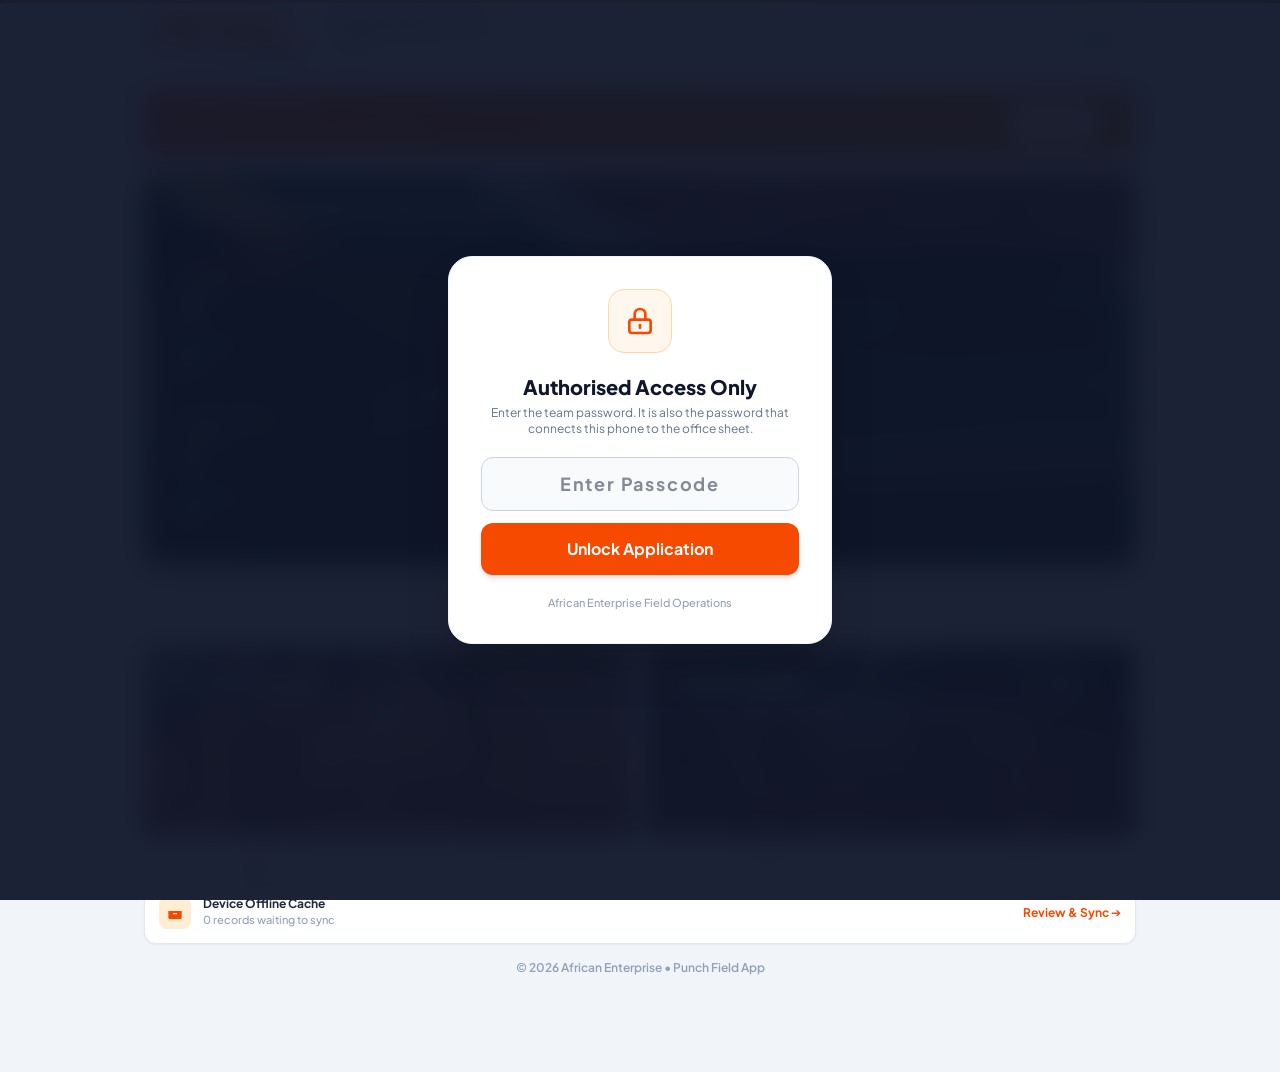
<file: index.html>
<!DOCTYPE html>
<html lang="en-GB">
<head>
  <meta charset="UTF-8">
  <meta name="viewport" content="width=device-width, initial-scale=1.0, maximum-scale=1.0, user-scalable=no">
  <title>Punch - Mobile Field App</title>
  
  <link rel="manifest" href="manifest.webmanifest">
  <meta name="theme-color" content="#EA580C">
  <link rel="apple-touch-icon" href="punch-icon.png">
  <meta name="apple-mobile-web-app-capable" content="yes">
  <meta name="apple-mobile-web-app-status-bar-style" content="default">
  <meta name="apple-mobile-web-app-title" content="Punch">
  <link rel="icon" type="image/png" href="punch-icon.png">
  <link rel="stylesheet" href="css/app.css">
  <style>
    .app-header {
      position: sticky; top: 0; z-index: 40;
      background: rgba(255, 255, 255, 0.86);
      -webkit-backdrop-filter: saturate(180%) blur(14px);
      backdrop-filter: saturate(180%) blur(14px);
      border-bottom: 1px solid rgba(226, 232, 240, 0.9);
      box-shadow: 0 10px 30px -22px rgba(15, 23, 42, 0.45);
    }
    .app-header::before {
      content: ""; position: absolute; left: 0; right: 0; top: 0; height: 3px;
      background: linear-gradient(90deg, #ea580c 0%, #f59e0b 55%, #4d7c0f 100%);
    }
    .app-header-inner {
      max-width: 28rem; margin: 0 auto; padding: 0.8rem 1rem 0.7rem;
      display: flex; align-items: center; justify-content: space-between; gap: 0.75rem;
    }
    .app-brand { display: flex; align-items: center; gap: 0.75rem; min-width: 0; }
    .app-logo { height: 38px; width: auto; flex-shrink: 0; }
    .app-divider { width: 1px; height: 30px; background: #e2e8f0; flex-shrink: 0; }
    .app-title-block { display: flex; flex-direction: column; align-items: flex-start; gap: 3px; min-width: 0; }
    .app-title {
      font-size: 0.78rem; font-weight: 800; letter-spacing: 0.08em; text-transform: uppercase;
      color: #0f172a; line-height: 1.1; white-space: nowrap;
    }
    .app-version {
      font-size: 10px; font-weight: 700; line-height: 1; color: #c2410c;
      background: #fff7ed; border: 1px solid #fed7aa; border-radius: 999px; padding: 3px 7px;
    }
    .app-version:empty { display: none; }
    .status-pill {
      display: inline-flex; align-items: center; gap: 6px; flex-shrink: 0;
      font-size: 11px; font-weight: 700; line-height: 1; padding: 7px 11px; border-radius: 999px; border: 1px solid;
    }
    .status-dot { width: 7px; height: 7px; border-radius: 999px; background: currentColor; }
    .status-pill.is-online { color: #047857; background: #ecfdf5; border-color: #a7f3d0; }
    .status-pill.is-online .status-dot { box-shadow: 0 0 0 3px rgba(16, 185, 129, 0.18); }
    .status-pill.is-offline { color: #b91c1c; background: #fef2f2; border-color: #fecaca; }
    @media (min-width: 640px) {
      .app-logo { height: 44px; }
      .app-title { font-size: 0.85rem; }
    }
    @media (min-width: 1024px) {
      .app-header-inner { max-width: 64rem; padding: 0.95rem 1rem 0.85rem; }
      .app-logo { height: 48px; }
      .app-divider { height: 34px; }
    }
    @media (max-width: 480px) {
      .app-header-inner { gap: 0.5rem; padding-left: 0.875rem; padding-right: 0.875rem; }
      .app-brand { gap: 0.6rem; }
      .app-divider { display: none; }
      .app-logo { height: 34px; }
      .app-title { font-size: 0.72rem; letter-spacing: 0.04em; }
      .status-pill { font-size: 10.5px; padding: 6px 9px; gap: 5px; }
    }
    @media (max-width: 370px) {
      .app-logo { height: 30px; }
      .app-title { font-size: 0.68rem; letter-spacing: 0.02em; }
      .status-pill .status-text { display: none; }
      .status-pill { padding: 7px; }
    }

    .breakdown-head { background: rgba(2, 6, 23, 0.94); padding: 0.875rem 0.875rem 0.375rem; }
    .breakdown-body { padding: 0.625rem 0.875rem 0.875rem; }

    body.tv-mode { padding-bottom: 0; }
    body.tv-mode > header,
    body.tv-mode > nav,
    body.tv-mode > footer,
    body.tv-mode #tab-home > :not(#harvestPanel),
    body.tv-mode #breakdownPanel,
    body.tv-mode .tv-off-only { display: none !important; }
    body.tv-mode #tab-home { max-width: none; padding: 2vh 3vw; }
    body.tv-mode #harvestPanel { margin: 0; min-height: 95vh; display: flex; flex-direction: column; padding: 3vh 3vw; }
    body.tv-mode #harvestGrid { flex: 1; grid-template-columns: minmax(0, 1fr); align-content: center; }
    body.tv-mode #statsGrid { grid-column: 1 / -1; grid-template-columns: repeat(2, minmax(0, 1fr)); gap: 2.5vw; }
    body.tv-mode .stat-card { padding: 4vh 3vw; border-radius: 1.5rem; container-type: inline-size; }
    body.tv-mode .stat-label { font-size: clamp(1rem, 2.2vw, 2.4rem); }
    body.tv-mode .stat-sub { font-size: clamp(0.8rem, 1.4vw, 1.5rem); margin-top: 1.5vh; }
    body.tv-mode .stat-big { font-size: clamp(1.5rem, 8vw, 9rem); font-size: clamp(1.5rem, min(24cqi, 15vh), 9rem); white-space: nowrap; }
    body.tv-mode .stat-mid { font-size: clamp(1.25rem, 6vw, 6.5rem); font-size: clamp(1.25rem, min(17cqi, 11vh), 6.5rem); white-space: nowrap; }
    body.tv-mode .harvest-title { font-size: clamp(1rem, 1.8vw, 2rem); }
  </style>
</head>
<body class="bg-slate-100 text-slate-900 min-h-screen flex flex-col justify-between antialiased selection:bg-orange-100 selection:text-orange-900 pb-20">

  <!-- PASSCODE GATE -->
  <div id="gateOverlay" class="fixed inset-0 z-50 bg-slate-900/95 backdrop-blur-md flex items-center justify-center p-4">
    <div class="bg-white rounded-3xl p-6 sm:p-8 max-w-sm w-full text-center shadow-2xl space-y-5 border border-slate-100">
      <div class="inline-flex items-center justify-center w-16 h-16 rounded-2xl bg-orange-50 border border-orange-200">
        <svg class="w-8 h-8 text-orange-600" fill="none" stroke="currentColor" viewBox="0 0 24 24">
          <path stroke-linecap="round" stroke-linejoin="round" stroke-width="2" d="M12 15v2m-6 4h12a2 2 0 002-2v-6a2 2 0 00-2-2H6a2 2 0 00-2 2v6a2 2 0 002 2zm10-10V7a4 4 0 00-8 0v4h8z"/>
        </svg>
      </div>
      <div>
        <h2 class="text-xl font-black text-slate-900">Authorised Access Only</h2>
        <p class="text-xs text-slate-500 mt-1">Enter the team password. It is also the password that connects this phone to the office sheet.</p>
      </div>

      <div class="space-y-3">
        <input 
          type="password" 
          id="gateInput" 
          placeholder="Enter Passcode" 
          class="w-full text-center tracking-widest text-lg font-bold px-4 py-3 bg-slate-50 border border-slate-300 rounded-xl focus:outline-none focus:ring-2 focus:ring-orange-500/40 focus:border-orange-500 transition-all"
          onkeydown="if(event.key === 'Enter') unlockApp()"
        >
        <p id="gateError" class="text-xs font-bold text-red-600 hidden">Incorrect passcode. Please try again.</p>
        <button 
          onclick="unlockApp()" 
          class="w-full py-3.5 px-4 bg-orange-600 hover:bg-orange-700 active:scale-[0.99] text-white font-bold rounded-xl shadow-md transition-all flex items-center justify-center gap-2"
        >
          <span>Unlock Application</span>
        </button>
      </div>
      <p class="text-[11px] text-slate-400 font-medium">African Enterprise Field Operations</p>
    </div>
  </div>

  <!-- STICKY TOP HEADER -->
  <header class="app-header">
    <div class="app-header-inner">
      <div class="app-brand">
        <img src="ae-logo.png" alt="African Enterprise South Africa" class="app-logo" width="484" height="144" onerror="this.outerHTML='<span class=\'font-black text-orange-600 text-base\'>AE</span>'">
        <span class="app-divider" aria-hidden="true"></span>
        <div class="app-title-block">
          <h1 class="app-title">Mission Field Tool</h1>
          <span id="appVersion" class="app-version"></span>
        </div>
      </div>

      <div id="connStatus" class="status-pill is-online" role="status">
        <span class="status-dot"></span>
        <span class="status-text">Online</span>
      </div>
    </div>
  </header>

  <!-- TAB 0: HOME / LAUNCHPAD -->
  <main id="tab-home" class="max-w-md lg:max-w-5xl mx-auto w-full px-4 pt-3 space-y-4">
    
    <!-- INSTALL TO PHONE PROMPT CARD -->
    <div id="installPromptCard" class="hidden bg-gradient-to-r from-orange-600 to-amber-600 rounded-2xl p-4 text-white shadow-md flex items-center justify-between gap-3">
      <div class="text-left">
        <div class="flex items-center gap-1.5">
          <svg class="w-4 h-4 text-white shrink-0" fill="none" stroke="currentColor" viewBox="0 0 24 24">
            <path stroke-linecap="round" stroke-linejoin="round" stroke-width="2" d="M4 16v1a3 3 0 003 3h10a3 3 0 003-3v-1m-4-4l-4 4m0 0l-4-4m4 4V4"/>
          </svg>
          <h3 class="text-xs font-black uppercase tracking-wider text-orange-100">Install To Phone</h3>
        </div>
        <p class="text-[11px] text-white font-medium mt-0.5">
          Add Punch to your home screen for quick offline use.
        </p>
      </div>
      <div class="flex items-center gap-1.5 shrink-0">
        <button onclick="handleInstallAction()" id="installBtn" class="bg-white text-orange-700 hover:bg-orange-50 active:scale-95 px-3 py-2 rounded-xl text-xs font-black shadow-sm transition-all">
          Install App
        </button>
        <button onclick="dismissInstallCard()" title="Dismiss" class="text-white/80 hover:text-white p-1 text-xs font-bold">
          ✕
        </button>
      </div>
    </div>

    <!-- LIVE HARVEST DASHBOARD BANNER WITH EMBEDDED MINISTRY BREAKDOWN -->
    <div id="harvestPanel" class="relative overflow-hidden rounded-2xl p-5 lg:p-6 text-white shadow-xl border border-slate-800/40">
      <img 
        src="hero_saflag.jpg?v=1" 
        alt="South African Flag" 
        class="absolute inset-0 w-full h-full object-cover object-center scale-105"
        onerror="this.src='hero_frontline.jpg?v=1'"
      >
      <div class="absolute inset-0 bg-gradient-to-t from-slate-950/95 via-slate-900/80 to-black/50 backdrop-blur-[0.5px]"></div>

      <div class="relative z-10 flex items-center justify-between mb-4 border-b border-white/20 pb-3">
        <div class="flex items-center gap-2">
          <span class="w-2.5 h-2.5 rounded-full bg-emerald-400 animate-pulse"></span>
          <span class="harvest-title text-xs lg:text-sm font-black uppercase tracking-wider text-white drop-shadow-xs">
            Live Mission Harvest Control Center
          </span>
        </div>
        <div class="flex items-center gap-1.5">
          <button onclick="fetchCloudMetrics(true)" title="Refresh Numbers" class="tv-off-only text-xs font-bold text-white/90 hover:text-white flex items-center gap-1 active:scale-95 transition-all bg-black/40 hover:bg-black/60 px-3 py-1 rounded-lg backdrop-blur-xs border border-white/15">
            <svg id="syncIcon" class="w-4 h-4 text-amber-300" fill="none" stroke="currentColor" viewBox="0 0 24 24"><path stroke-linecap="round" stroke-linejoin="round" stroke-width="2.5" d="M4 4v5h.582m15.356 2A8.001 8.001 0 004.582 9m0 0H9m11 11v-5h-.581m0 0a8.003 8.003 0 01-15.357-2m15.357 2H15"/></svg>
            <span>Refresh Cloud</span>
          </button>
          <button id="tvModeBtn" type="button" onclick="toggleTvMode()" title="Show only the totals, for a TV screen" aria-pressed="false" class="text-xs font-bold text-white/90 hover:text-white flex items-center gap-1 active:scale-95 transition-all bg-black/40 hover:bg-black/60 px-3 py-1 rounded-lg backdrop-blur-xs border border-white/15">
            <svg class="w-4 h-4 text-amber-300" viewBox="0 0 24 24" fill="none" stroke="currentColor" stroke-width="1.75" stroke-linecap="round" stroke-linejoin="round" aria-hidden="true">
              <rect x="3" y="5" width="18" height="12" rx="2"/>
              <path d="M8 21h8M12 17v4"/>
            </svg>
            <span id="tvModeLabel">TV mode</span>
          </button>
        </div>
      </div>

      <!-- GRID LAYOUT: Totals on Left, Ministry Sector Breakdown embedded on Right Open Space -->
      <div id="harvestGrid" class="relative z-10 grid grid-cols-1 lg:grid-cols-12 gap-4 items-start">
        
        <!-- Left Side: Grand Totals (4 Cols) -->
        <div id="statsGrid" class="lg:col-span-5 grid grid-cols-2 lg:grid-cols-1 gap-3">
          <!-- Monthly Counter -->
          <div class="stat-card bg-black/60 backdrop-blur-md rounded-xl p-3 border border-white/15 shadow-inner">
            <span id="statMonthLabel" class="stat-label text-[10px] lg:text-xs font-extrabold uppercase tracking-wide text-amber-300 block">Current Month</span>
            <div class="mt-1">
              <span class="stat-sub text-[9px] font-extrabold uppercase text-slate-300 block">Reached</span>
              <span id="statMonthReached" class="stat-big text-xl lg:text-2xl font-black text-white leading-none">0</span>
            </div>
            <div class="mt-2 pt-1 border-t border-white/15">
              <span class="stat-sub text-[9px] font-extrabold uppercase text-emerald-300 block">Decisions</span>
              <span id="statMonthDecisions" class="stat-mid text-lg lg:text-xl font-black text-emerald-200 leading-none">0</span>
            </div>
          </div>

          <!-- Year-to-Date Grand Counter -->
          <div class="stat-card bg-black/60 backdrop-blur-md rounded-xl p-3 border border-white/15 shadow-inner">
            <span id="statYearLabel" class="stat-label text-[10px] lg:text-xs font-extrabold uppercase tracking-wide text-amber-300 block">Year to Date</span>
            <div class="mt-1">
              <span class="stat-sub text-[9px] font-extrabold uppercase text-slate-300 block">Reached</span>
              <span id="statYearReached" class="stat-big text-xl lg:text-2xl font-black text-amber-300 leading-none">0</span>
            </div>
            <div class="mt-2 pt-1 border-t border-white/15">
              <span class="stat-sub text-[9px] font-extrabold uppercase text-emerald-300 block">Decisions</span>
              <span id="statYearDecisions" class="stat-mid text-lg lg:text-xl font-black text-emerald-200 leading-none">0</span>
            </div>
          </div>
        </div>

        <!-- Right Side: Embedded Ministry Area Breakdown (7 Cols) -->
        <div id="breakdownPanel" class="lg:col-span-7 bg-black/65 backdrop-blur-md rounded-xl border border-white/15 shadow-inner max-h-[300px] overflow-y-auto">
          <div class="breakdown-head sticky top-0 z-10 flex items-center justify-between border-b border-white/15">
            <span class="text-[11px] font-black uppercase tracking-wider text-amber-300">Ministry Area Breakdown</span>
            <span id="breakdownScope" class="text-[9px] text-slate-300 font-semibold">This year</span>
          </div>
          <div id="embeddedBreakdownList" class="breakdown-body space-y-2 text-xs">
            <p class="text-slate-400 text-center py-4 text-[11px]">Loading cloud metrics...</p>
          </div>
        </div>

      </div>
    </div>

    <!-- Centred Launchpad Title -->
    <div class="text-center px-1 pt-1">
      <h2 class="text-lg font-black text-slate-900 tracking-tight">Mission Launchpad</h2>
      <p class="text-xs text-slate-500 font-medium">Select a field module to begin recording</p>
    </div>

    <!-- SIDE-BY-SIDE DUAL HERO GRID -->
    <div class="grid grid-cols-2 lg:grid-cols-2 gap-3 w-full">
      <div onclick="navigateTo('tab-stories')" class="relative overflow-hidden rounded-2xl p-4 lg:p-6 text-white shadow-md cursor-pointer hover:shadow-lg transition-all group active:scale-[0.98] border border-orange-950/20 flex flex-col justify-between min-h-[220px]">
        <img src="hero_frontline.jpg?v=1" alt="Frontline Stories" class="absolute inset-0 w-full h-full object-cover object-center group-hover:scale-105 transition-transform duration-500" onerror="this.src='hero.jpg?v=1'">
        <div class="absolute inset-0 bg-gradient-to-t from-orange-950/95 via-orange-900/75 to-black/45"></div>

        <div class="relative z-10 space-y-1.5">
          <h3 class="text-lg sm:text-xl font-black tracking-tight text-white leading-tight">Frontline Stories</h3>
          <p class="text-[11px] lg:text-xs text-orange-100 font-medium leading-relaxed line-clamp-3">
            Record testimonies, life encounters, and attach media.
          </p>
        </div>

        <div class="relative z-10 pt-2 flex items-center gap-1 text-[11px] font-bold text-orange-200 group-hover:text-white transition-colors">
          <span>Open Story</span>
          <svg class="w-3.5 h-3.5 translate-x-0 group-hover:translate-x-1 transition-transform" fill="none" stroke="currentColor" viewBox="0 0 24 24"><path stroke-linecap="round" stroke-linejoin="round" stroke-width="2.5" d="M9 5l7 7-7 7"/></svg>
        </div>
      </div>

      <div onclick="navigateTo('tab-outreach')" class="relative overflow-hidden rounded-2xl p-4 lg:p-6 text-white shadow-md cursor-pointer hover:shadow-lg transition-all group active:scale-[0.98] border border-orange-950/20 flex flex-col justify-between min-h-[220px]">
        <img src="hero_outreach.jpg?v=1" alt="Outreach Data" class="absolute inset-0 w-full h-full object-cover object-center group-hover:scale-105 transition-transform duration-500" onerror="this.src='hero2.jpeg?v=1'">
        <div class="absolute inset-0 bg-gradient-to-t from-amber-950/95 via-orange-950/80 to-black/45"></div>

        <div class="relative z-10 space-y-1.5">
          <h3 class="text-lg sm:text-xl font-black tracking-tight text-white leading-tight">Outreach Data</h3>
          <p class="text-[11px] lg:text-xs text-orange-100 font-medium leading-relaxed line-clamp-3">
            Physical outreaches, training events & digital reach reports.
          </p>
        </div>

        <div class="relative z-10 pt-2 flex items-center gap-1 text-[11px] font-bold text-orange-300 group-hover:text-white transition-colors">
          <span>Open Log</span>
          <svg class="w-3.5 h-3.5 translate-x-0 group-hover:translate-x-1 transition-transform" fill="none" stroke="currentColor" viewBox="0 0 24 24"><path stroke-linecap="round" stroke-linejoin="round" stroke-width="2.5" d="M9 5l7 7-7 7"/></svg>
        </div>
      </div>
    </div>

    <!-- Quick Offline Status Pill -->
    <div onclick="navigateTo('tab-cache')" class="bg-white rounded-xl p-3.5 border border-slate-200 shadow-xs flex items-center justify-between cursor-pointer hover:bg-slate-50 transition-colors">
      <div class="flex items-center gap-3">
        <div class="w-8 h-8 rounded-lg bg-orange-100 text-orange-600 flex items-center justify-center font-bold text-xs">
          <svg class="w-4 h-4" viewBox="0 0 24 24" fill="currentColor"><path d="M2 9v10a2 2 0 002 2h16a2 2 0 002-2V9H2zm13 5H9v-2h6v2z"/></svg>
        </div>
        <div class="text-left">
          <h4 class="text-xs font-bold text-slate-800">Device Offline Cache</h4>
          <p class="text-[11px] text-slate-400 font-medium"><span id="homeCacheCount">0</span> records waiting to sync</p>
        </div>
      </div>
      <span class="text-xs font-bold text-orange-600">Review & Sync ➔</span>
    </div>
  </main>

  <!-- TAB 1: FRONTLINE STORIES FORM -->
  <main id="tab-stories" class="hidden max-w-md lg:max-w-5xl mx-auto w-full px-4 pt-3 space-y-4">
    <div class="relative overflow-hidden rounded-2xl p-5 text-white shadow-md flex items-center justify-between">
      <img src="hero_frontline.jpg?v=1" alt="Frontline Stories" class="absolute inset-0 w-full h-full object-cover object-center" onerror="this.src='hero.jpg?v=1'">
      <div class="absolute inset-0 bg-gradient-to-r from-orange-950/95 via-orange-900/80 to-black/40"></div>
      <div class="relative z-10 text-left">
        <h2 class="text-xl font-black uppercase text-white">Frontline Stories</h2>
        <p class="text-[11px] text-orange-100 font-medium">Recording transformed lives across Africa</p>
      </div>
      <button onclick="navigateTo('tab-home')" class="relative z-10 px-2.5 py-1 rounded-lg bg-white/20 hover:bg-white/30 text-white text-xs font-bold transition-all">✕ Close</button>
    </div>

    <!-- Story Details -->
    <div class="bg-white rounded-2xl border-2 border-orange-200/90 shadow-sm overflow-hidden text-left">
      <div class="bg-gradient-to-r from-orange-50 to-amber-50/50 px-4 py-3 border-b border-orange-200 flex items-center justify-between">
        <div class="flex items-center gap-2">
          <span class="w-6 h-6 rounded-lg bg-orange-600 text-white text-xs font-black flex items-center justify-center shadow-xs">1</span>
          <h2 class="text-xs font-extrabold uppercase tracking-wider text-orange-950">Encounter Details</h2>
        </div>
        <span class="text-[10px] font-semibold text-emerald-700 bg-emerald-100/80 px-2 py-0.5 rounded-md flex items-center gap-1">Unlocked</span>
      </div>
      
      <div class="p-4 space-y-3">
        <div class="grid grid-cols-2 gap-3">
          <div>
            <label class="block text-xs font-bold text-slate-700 mb-1">Ministry Date</label>
            <input type="date" id="storyDate" class="w-full px-3 py-2 bg-slate-50 border border-slate-300 rounded-xl text-xs font-bold focus:outline-none focus:ring-2 focus:ring-orange-500/30">
          </div>
          <div>
            <label class="block text-xs font-bold text-slate-700 mb-1">Reporter Name</label>
            <input type="text" id="reporterName" placeholder="Your Name" class="w-full px-3 py-2.5 bg-slate-50 border border-slate-300 rounded-xl text-xs font-semibold focus:outline-none focus:ring-2 focus:ring-orange-500/30">
          </div>
        </div>

        <div>
          <label class="block text-xs font-bold text-slate-700 mb-1">Person's Full Name</label>
          <input type="text" id="personName" placeholder="e.g. Sipho Ndlovu" class="w-full px-3.5 py-2.5 bg-slate-50 border border-slate-300 rounded-xl text-sm focus:outline-none focus:ring-2 focus:ring-orange-500/30 font-medium">
        </div>

        <div>
          <label class="block text-xs font-bold text-slate-700 mb-1">Location / Zone / Platform</label>
          <input type="text" id="personLocation" placeholder="e.g. Pietermaritzburg or YouTube Live" class="w-full px-3.5 py-2 bg-slate-50 border border-slate-300 rounded-xl text-sm focus:outline-none focus:ring-2 focus:ring-orange-500/30 font-medium">
        </div>
      </div>
    </div>

    <!-- Narrative -->
    <div class="bg-white rounded-2xl border-2 border-slate-300 shadow-sm overflow-hidden text-left">
      <div class="bg-gradient-to-r from-slate-100 to-slate-50 px-4 py-3 border-b border-slate-200 flex items-center justify-between">
        <div class="flex items-center gap-2">
          <span class="w-6 h-6 rounded-lg bg-[#1E293B] text-white text-xs font-black flex items-center justify-center shadow-xs">2</span>
          <h2 class="text-xs font-extrabold uppercase tracking-wider text-slate-900">Testimony Narrative</h2>
        </div>
        <span class="text-[10px] font-bold text-slate-700 bg-slate-200/80 px-2 py-0.5 rounded-md">Heart of the Story</span>
      </div>

      <div class="p-4 space-y-3.5">
        <div>
          <label class="block text-xs font-bold text-slate-700 mb-2">Key Themes (Tap to select)</label>
          <div class="flex flex-wrap gap-2" id="tagList">
            <button type="button" onclick="toggleTag(this)" class="tag-pill px-3 py-1.5 rounded-full text-xs font-bold bg-slate-100 text-slate-700 border border-slate-300 hover:bg-slate-200 transition-all">+ Salvation</button>
            <button type="button" onclick="toggleTag(this)" class="tag-pill px-3 py-1.5 rounded-full text-xs font-bold bg-slate-100 text-slate-700 border border-slate-300 hover:bg-slate-200 transition-all">+ Recommitment</button>
            <button type="button" onclick="toggleTag(this)" class="tag-pill px-3 py-1.5 rounded-full text-xs font-bold bg-slate-100 text-slate-700 border border-slate-300 hover:bg-slate-200 transition-all">+ Healing</button>
            <button type="button" onclick="toggleTag(this)" class="tag-pill px-3 py-1.5 rounded-full text-xs font-bold bg-slate-100 text-slate-700 border border-slate-300 hover:bg-slate-200 transition-all">+ Digital Follow-up</button>
          </div>
        </div>

        <div>
          <label class="block text-xs font-bold text-slate-700 mb-1">1. Life Before Christ</label>
          <textarea id="beforeLife" rows="2" placeholder="Background, struggles, or situation prior to encounter..." class="w-full px-3.5 py-2 bg-slate-50 border border-slate-300 rounded-xl text-sm focus:outline-none focus:ring-2 focus:ring-slate-500/30 resize-none"></textarea>
        </div>

        <div>
          <label class="block text-xs font-bold text-slate-700 mb-1">2. The Gospel Encounter</label>
          <textarea id="encounter" rows="2" placeholder="What happened when the Good News was shared?" class="w-full px-3.5 py-2 bg-slate-50 border border-slate-300 rounded-xl text-sm focus:outline-none focus:ring-2 focus:ring-slate-500/30 resize-none"></textarea>
        </div>

        <div>
          <label class="block text-xs font-bold text-slate-700 mb-1">3. How They Feel Now</label>
          <textarea id="feelNow" rows="2" placeholder="New sense of hope, peace, transformation..." class="w-full px-3.5 py-2 bg-slate-50 border border-slate-300 rounded-xl text-sm focus:outline-none focus:ring-2 focus:ring-slate-500/30 resize-none"></textarea>
        </div>
      </div>
    </div>

    <!-- Media & Save -->
    <div class="bg-white rounded-2xl border-2 border-emerald-200/90 shadow-sm overflow-hidden text-left">
      <div class="p-4 space-y-3.5">
        <div class="border-2 border-dashed border-emerald-300 rounded-xl p-3 bg-emerald-50/30">
          <div class="flex items-center justify-between mb-1.5">
            <span class="text-xs font-bold text-slate-700">Attach Photos</span>
            <span id="photoStatus" class="text-[10px] font-bold text-slate-500">None selected</span>
          </div>
          <input type="file" id="photoUpload" accept="image/*" multiple class="w-full text-xs text-slate-600 file:mr-3 file:py-1.5 file:px-3 file:rounded-lg file:border-0 file:text-xs file:font-bold file:bg-emerald-600 file:text-white hover:file:bg-emerald-700 cursor-pointer">
        </div>

        <div class="border-2 border-dashed border-sky-300 rounded-xl p-3 bg-sky-50/30">
          <div class="flex items-center justify-between mb-1.5">
            <span class="text-xs font-bold text-slate-700">Attach Video Clips</span>
            <span id="videoStatus" class="text-[10px] font-bold text-slate-500">None selected</span>
          </div>
          <input type="file" id="videoUpload" accept="video/*" multiple class="w-full text-xs text-slate-600 file:mr-3 file:py-1.5 file:px-3 file:rounded-lg file:border-0 file:text-xs file:font-bold file:bg-sky-600 file:text-white hover:file:bg-sky-700 cursor-pointer">
        </div>

        <button onclick="saveStoryOffline()" class="w-full py-3.5 px-4 bg-emerald-600 hover:bg-emerald-700 text-white font-bold rounded-xl shadow-md transition-all flex items-center justify-center gap-2">
          <span>Save Story Offline</span>
        </button>
      </div>
    </div>
  </main>

  <!-- TAB 2: OUTREACH & REACHED DATA FORM -->
  <main id="tab-outreach" class="hidden max-w-md lg:max-w-5xl mx-auto w-full px-4 pt-3 space-y-4">
    <div class="relative overflow-hidden rounded-2xl p-5 text-white shadow-md flex items-center justify-between">
      <img src="hero_outreach.jpg?v=1" alt="Outreach Data" class="absolute inset-0 w-full h-full object-cover object-center" onerror="this.src='hero2.jpeg?v=1'">
      <div class="absolute inset-0 bg-gradient-to-r from-amber-950/95 via-orange-950/85 to-black/40"></div>
      <div class="relative z-10 text-left">
        <h2 class="text-xl font-black uppercase text-white">Outreach Data</h2>
        <p class="text-[11px] text-orange-200 font-medium">Physical outreaches, training events & digital reach</p>
      </div>
      <button onclick="navigateTo('tab-home')" class="relative z-10 px-2.5 py-1 rounded-lg bg-white/20 hover:bg-white/30 text-white text-xs font-bold transition-all">✕ Close</button>
    </div>

    <!-- Section 1: Field Context -->
    <div class="bg-white rounded-2xl border-2 border-orange-200/90 shadow-sm overflow-hidden text-left">
      <div class="bg-gradient-to-r from-orange-50 to-amber-50/60 px-4 py-3 border-b border-orange-200 flex items-center justify-between">
        <div class="flex items-center gap-2">
          <span class="w-6 h-6 rounded-lg bg-orange-600 text-white text-xs font-black flex items-center justify-center shadow-xs">1</span>
          <h2 class="text-xs font-extrabold uppercase tracking-wider text-orange-950">Ministry & Date Context</h2>
        </div>
        <span class="text-[10px] font-bold text-orange-800 bg-orange-100/90 px-2 py-0.5 rounded-md">Mission Record</span>
      </div>

      <div class="p-4 space-y-3">
        <!-- Ministry Date & AE Representative -->
        <div class="grid grid-cols-2 gap-3">
          <div>
            <label class="block text-xs font-bold text-slate-700 mb-1">Ministry Date</label>
            <input 
              type="date" 
              id="outreachDate" 
              class="w-full px-3 py-2 bg-slate-50 border border-slate-300 rounded-xl text-xs font-bold text-slate-800 focus:outline-none focus:ring-2 focus:ring-orange-500/30"
            >
          </div>
          <div>
            <label class="block text-xs font-bold text-slate-700 mb-1">AE Representative</label>
            <input type="text" id="outreachRep" placeholder="Team Member Name" class="w-full px-3 py-2.5 bg-slate-50 border border-slate-300 rounded-xl text-xs font-semibold focus:outline-none focus:ring-2 focus:ring-orange-500/30">
          </div>
        </div>

        <!-- Official AE Ministry Areas -->
        <div>
          <label class="block text-xs font-bold text-slate-700 mb-1">Ministry Area</label>
          <select id="outreachPillar" onchange="handlePillarChange(this.value)" class="w-full px-3.5 py-2.5 bg-slate-50 border border-slate-300 rounded-xl text-sm font-semibold focus:outline-none focus:ring-2 focus:ring-orange-500/30">
            <option value="Proclamation Evangelism">Proclamation Evangelism</option>
            <option value="Leadership Development">Leadership Development</option>
            <option value="Youth Enablement">Youth Enablement</option>
            <option value="Peacebuilding & Reconciliation">Peacebuilding & Reconciliation</option>
            <option value="Social Action & Upliftment">Social Action & Community Upliftment</option>
          </select>
        </div>

        <!-- Grouped Strata Sectors -->
        <div>
          <label class="block text-xs font-bold text-slate-700 mb-1">Strata Sector</label>
          <select id="outreachStrata" class="w-full px-3.5 py-2.5 bg-slate-50 border border-slate-300 rounded-xl text-sm font-semibold focus:outline-none focus:ring-2 focus:ring-orange-500/30">
            
            <!-- 1. Education & Institutions -->
            <optgroup label="1. Education & Institutions">
              <option value="Primary Schools">Primary Schools</option>
              <option value="Secondary / High Schools">Secondary / High Schools</option>
              <option value="Tertiary / Universities & Colleges">Tertiary / Universities & Colleges</option>
            </optgroup>

            <!-- 2. Church & Faith Community -->
            <optgroup label="2. Church & Faith Community">
              <option value="Church Services">Church Services</option>
              <option value="Fraternal Meetings">Fraternal Meetings</option>
            </optgroup>

            <!-- 3. Governance, Marketplace & Society -->
            <optgroup label="3. Governance, Marketplace & Society">
              <option value="Civic, Business & Leadership">Civic, Business & Leadership</option>
              <option value="Workplaces & Industry">Workplaces & Industry</option>
              <option value="Open-Air, Markets & Taxi Ranks">Open-Air, Markets & Taxi Ranks</option>
            </optgroup>

            <!-- 4. Compassion & Specialised Care -->
            <optgroup label="4. Compassion & Specialised Care">
              <option value="Prisons & Correctional Facilities">Prisons & Correctional Facilities</option>
              <option value="Hospitals & Healthcare Facilities">Hospitals & Healthcare Facilities</option>
              <option value="Old Age Homes">Old Age Homes</option>
              <option value="Children's Homes, Places of Safety & Orphanages">Children's Homes, Places of Safety & Orphanages</option>
              <option value="Informal Settlements & Rural Communities">Informal Settlements & Rural Communities</option>
            </optgroup>

            <!-- 5. Training & Development -->
            <optgroup label="5. Training & Development">
              <option value="Conferences">Conferences</option>
              <option value="Pastors Training">Pastors Training</option>
              <option value="Evangelism Training">Evangelism Training</option>
              <option value="Leadership Training">Leadership Training</option>
              <option value="Community Development">Community Development</option>
              <option value="General Skills Development">General Skills Development</option>
            </optgroup>

            <!-- 6. Digital Sphere -->
            <optgroup label="6. Digital Sphere">
              <option value="Digital Reach">Digital Reach</option>
            </optgroup>

          </select>
        </div>

        <div class="grid grid-cols-2 gap-3">
          <div>
            <label class="block text-xs font-bold text-slate-700 mb-1">Location</label>
            <input type="text" id="outreachLocation" placeholder="e.g. Pietermaritzburg" class="w-full px-3.5 py-2 bg-slate-50 border border-slate-300 rounded-xl text-sm focus:outline-none focus:ring-2 focus:ring-orange-500/30">
          </div>
          <div>
            <label class="block text-xs font-bold text-slate-700 mb-1">Venue Name</label>
            <input type="text" id="outreachVenue" placeholder="e.g. Grace Generation" class="w-full px-3.5 py-2 bg-slate-50 border border-slate-300 rounded-xl text-sm focus:outline-none focus:ring-2 focus:ring-orange-500/30">
          </div>
        </div>
      </div>
    </div>

    <!-- Section 2: Tallies & Decisions -->
    <div class="bg-white rounded-2xl border-2 border-orange-300/80 shadow-sm overflow-hidden text-left">
      <div class="bg-gradient-to-r from-orange-100/70 to-amber-50 px-4 py-3 border-b border-orange-200 flex items-center justify-between">
        <div class="flex items-center gap-2">
          <span class="w-6 h-6 rounded-lg bg-orange-700 text-white text-xs font-black flex items-center justify-center shadow-xs">2</span>
          <h2 class="text-xs font-extrabold uppercase tracking-wider text-orange-950">Reach & Response Tallies</h2>
        </div>
        <span class="text-[10px] font-bold text-orange-900 bg-orange-200/80 px-2 py-0.5 rounded-md">Direct Counts</span>
      </div>

      <div class="p-4 space-y-4">
        
        <!-- Row 1: Reached (Physical, Col H) & Digital Reach (Col N) -->
        <div class="grid grid-cols-2 gap-3">
          <div class="bg-amber-50/50 p-3 rounded-xl border border-amber-200 text-center">
            <label class="block text-[11px] font-extrabold text-amber-950 uppercase tracking-tight mb-1.5">Reached (In-Person)</label>
            <div class="flex items-center justify-between gap-1">
              <button type="button" onclick="stepVal('countReached', -10)" class="w-8 h-8 rounded-lg bg-white border border-amber-300 font-black text-amber-900 active:bg-amber-100 transition-all">-</button>
              <input type="number" id="countReached" value="0" min="0" class="w-16 text-center font-black text-lg text-slate-900 bg-transparent focus:outline-none">
              <button type="button" onclick="stepVal('countReached', 10)" class="w-8 h-8 rounded-lg bg-white border border-amber-300 font-black text-amber-900 active:bg-amber-100 transition-all">+</button>
            </div>
          </div>

          <div class="bg-sky-50/50 p-3 rounded-xl border border-sky-200 text-center">
            <label class="block text-[11px] font-extrabold text-sky-950 uppercase tracking-tight mb-1.5">Digital Reach</label>
            <div class="flex items-center justify-between gap-1">
              <button type="button" onclick="stepVal('countDigital', -50)" class="w-8 h-8 rounded-lg bg-white border border-sky-300 font-black text-sky-900 active:bg-sky-100 transition-all">-</button>
              <input type="number" id="countDigital" value="0" min="0" class="w-16 text-center font-black text-lg text-sky-800 bg-transparent focus:outline-none">
              <button type="button" onclick="stepVal('countDigital', 50)" class="w-8 h-8 rounded-lg bg-white border border-sky-300 font-black text-sky-900 active:bg-sky-100 transition-all">+</button>
            </div>
          </div>
        </div>

        <!-- Row 2: Salvations (Col I) & Recommitments (Col J) -->
        <div class="grid grid-cols-2 gap-3">
          <div class="bg-emerald-50/50 p-3 rounded-xl border border-emerald-200 text-center">
            <label class="block text-[11px] font-extrabold text-emerald-900 uppercase tracking-tight mb-1.5">Salvations</label>
            <div class="flex items-center justify-between gap-1">
              <button type="button" onclick="stepVal('countSalvations', -1)" class="w-8 h-8 rounded-lg bg-white border border-emerald-300 font-black text-emerald-800 active:bg-emerald-100 transition-all">-</button>
              <input type="number" id="countSalvations" value="0" min="0" class="w-16 text-center font-black text-lg text-emerald-700 bg-transparent focus:outline-none">
              <button type="button" onclick="stepVal('countSalvations', 1)" class="w-8 h-8 rounded-lg bg-white border border-emerald-300 font-black text-emerald-800 active:bg-emerald-100 transition-all">+</button>
            </div>
          </div>

          <div class="bg-orange-50/60 p-3 rounded-xl border border-orange-200 text-center">
            <label class="block text-[11px] font-extrabold text-orange-950 uppercase tracking-tight mb-1.5">Recommitments</label>
            <div class="flex items-center justify-between gap-1">
              <button type="button" onclick="stepVal('countRecommit', -1)" class="w-8 h-8 rounded-lg bg-white border border-orange-300 font-black text-orange-800 active:bg-orange-100 transition-all">-</button>
              <input type="number" id="countRecommit" value="0" min="0" class="w-16 text-center font-black text-lg text-orange-600 bg-transparent focus:outline-none">
              <button type="button" onclick="stepVal('countRecommit', 1)" class="w-8 h-8 rounded-lg bg-white border border-orange-300 font-black text-orange-800 active:bg-orange-100 transition-all">+</button>
            </div>
          </div>
        </div>

        <!-- Row 3: Healings (Col L) & Prayer (Col M) -->
        <div class="grid grid-cols-2 gap-3">
          <div class="bg-amber-100/40 p-3 rounded-xl border border-amber-300/70 text-center">
            <label class="block text-[11px] font-extrabold text-amber-900 uppercase tracking-tight mb-1.5">Healings</label>
            <div class="flex items-center justify-between gap-1">
              <button type="button" onclick="stepVal('countHealings', -1)" class="w-8 h-8 rounded-lg bg-white border border-amber-400 font-black text-amber-900 active:bg-amber-100 transition-all">-</button>
              <input type="number" id="countHealings" value="0" min="0" class="w-16 text-center font-black text-lg text-amber-800 bg-transparent focus:outline-none">
              <button type="button" onclick="stepVal('countHealings', 1)" class="w-8 h-8 rounded-lg bg-white border border-amber-400 font-black text-amber-900 active:bg-amber-100 transition-all">+</button>
            </div>
          </div>

          <div class="bg-purple-50/50 p-3 rounded-xl border border-purple-200 text-center">
            <label class="block text-[11px] font-extrabold text-purple-950 uppercase tracking-tight mb-1.5">Prayer</label>
            <div class="flex items-center justify-between gap-1">
              <button type="button" onclick="stepVal('countPrayer', -1)" class="w-8 h-8 rounded-lg bg-white border border-purple-300 font-black text-purple-800 active:bg-purple-100 transition-all">-</button>
              <input type="number" id="countPrayer" value="0" min="0" class="w-16 text-center font-black text-lg text-purple-700 bg-transparent focus:outline-none">
              <button type="button" onclick="stepVal('countPrayer', 1)" class="w-8 h-8 rounded-lg bg-white border border-purple-300 font-black text-purple-700 active:bg-purple-100 transition-all">+</button>
            </div>
          </div>
        </div>

        <!-- Notes (Col P) -->
        <div>
          <label class="block text-xs font-bold text-slate-700 mb-1">Notes</label>
          <textarea id="outreachNotes" rows="2" placeholder="Resolutions, observations & ministry notes..." class="w-full px-3.5 py-2 bg-slate-50 border border-slate-300 rounded-xl text-sm focus:outline-none focus:ring-2 focus:ring-orange-500/30 resize-none"></textarea>
        </div>

        <button onclick="saveOutreachOffline()" class="w-full py-3.5 px-4 bg-orange-600 hover:bg-orange-700 text-white font-bold rounded-xl shadow-md transition-all flex items-center justify-center gap-2">
          <span>Save Outreach Offline</span>
        </button>
      </div>
    </div>
  </main>

  <!-- TAB 3: CACHE SYNC -->
  <main id="tab-cache" class="hidden max-w-md lg:max-w-5xl mx-auto w-full px-4 pt-3 space-y-4">
    <div class="bg-white rounded-2xl p-5 border border-slate-200 shadow-sm text-center space-y-3">
      <div class="inline-flex items-center justify-center w-14 h-14 rounded-2xl bg-orange-50 text-orange-600 border border-orange-200/60 shadow-xs">
        <svg class="w-7 h-7" viewBox="0 0 24 24" fill="currentColor">
          <path opacity="0.25" d="M4 3h16a2 2 0 012 2v3H2V5a2 2 0 012-2z"/>
          <path d="M2 9v10a2 2 0 002 2h16a2 2 0 002-2V9H2zm13 5H9v-2h6v2z"/>
        </svg>
      </div>
      <div>
        <h2 class="text-base font-extrabold text-slate-900">Saved Offline on Device</h2>
        <p class="text-xs text-slate-500 mt-0.5">Stored safely until you connect to Wi-Fi</p>
      </div>
      <div class="py-2 bg-slate-50 rounded-xl border border-slate-100">
        <span id="cacheCount" class="text-3xl font-black text-slate-900">0</span>
        <span class="text-[11px] font-bold text-slate-500 block uppercase tracking-wider">Entries Pending Upload</span>
      </div>
      <button onclick="triggerSync()" class="w-full py-3.5 px-4 bg-orange-600 hover:bg-orange-700 text-white font-bold rounded-xl shadow-md transition-all flex items-center justify-center gap-2">
        <span>Upload All (Wi-Fi)</span>
      </button>
    </div>

    <div id="cachedItemsList" class="space-y-3"></div>
  </main>

  <!-- Footer Versioning -->
  <footer class="py-4 text-center text-xs font-semibold text-slate-400">
    &copy; 2026 African Enterprise • Punch Field App
  </footer>

  <div id="noticeModal" class="hidden fixed inset-0 flex items-center justify-center p-4" style="z-index:70" role="dialog" aria-modal="true" aria-labelledby="noticeTitle">
    <div class="absolute inset-0 bg-slate-900/95" onclick="closeNotice()"></div>
    <div class="relative bg-white rounded-3xl p-6 max-w-sm w-full text-left shadow-2xl border border-slate-100 flex flex-col gap-3 overflow-hidden" style="max-height:85vh">
      <span id="noticeBadge" class="inline-flex text-[10px] font-bold uppercase tracking-wider px-2 py-0.5 rounded-md bg-red-50 text-red-700">Error</span>
      <h2 id="noticeTitle" class="text-xl font-black text-slate-900">Something went wrong</h2>
      <p id="noticeMessage" class="text-sm text-slate-600"></p>
      <pre id="noticeDetail" class="text-[11px] text-slate-700 bg-slate-50 border border-slate-200 rounded-xl p-3 overflow-y-auto" style="white-space:pre-wrap;max-height:18vh"></pre>
      <div id="noticeConnect" class="hidden space-y-3">
        <div>
          <label for="connectPassword" class="block text-xs font-bold text-slate-700 mb-1">Team password</label>
          <input id="connectPassword" type="password" autocomplete="current-password" placeholder="Team password" class="w-full px-3 py-2.5 bg-slate-50 border border-slate-300 rounded-xl text-sm font-semibold focus:outline-none focus:ring-2 focus:ring-orange-500/40 focus:border-orange-500">
        </div>
        <div>
          <label for="connectUrl" class="block text-xs font-bold text-slate-700 mb-1">Office sheet link</label>
          <input id="connectUrl" type="url" inputmode="url" autocomplete="off" placeholder="https://script.google.com/macros/s/.../exec" class="w-full px-3 py-2.5 bg-slate-50 border border-slate-300 rounded-xl text-xs focus:outline-none focus:ring-2 focus:ring-orange-500/40 focus:border-orange-500">
        </div>
        <button type="button" id="connectButton" onclick="connectOffice()" class="w-full py-3.5 px-4 bg-orange-600 hover:bg-orange-700 text-white font-bold rounded-xl">Connect</button>
      </div>
      <button type="button" onclick="closeNotice()" class="w-full py-3.5 px-4 bg-slate-100 hover:bg-slate-200 text-slate-800 font-bold rounded-xl">Close</button>
    </div>
  </div>

  <!-- BOTTOM NAVIGATION -->
  <nav class="fixed bottom-0 inset-x-0 z-40 border-t border-slate-200/90 bg-white/95 backdrop-blur-md" style="padding-bottom: env(safe-area-inset-bottom)">
    <div class="max-w-md lg:max-w-5xl mx-auto grid grid-cols-4 h-16">
      <button onclick="switchTab('tab-home', this)" id="nav-btn-home" class="nav-btn flex flex-col items-center justify-center text-orange-600 font-bold transition-all group">
        <span class="nav-icon inline-flex items-center justify-center rounded-xl bg-orange-50 px-3 py-1 transition-all group-active:scale-95">
          <svg class="w-5 h-5" viewBox="0 0 24 24" fill="none" stroke="currentColor" stroke-width="1.75" stroke-linecap="round" stroke-linejoin="round" aria-hidden="true">
            <path d="M4 10.5 12 3.5l8 7"/>
            <path d="M6 9.5V20h4v-5h4v5h4V9.5"/>
          </svg>
        </span>
        <span class="text-[10px] font-bold mt-0.5 tracking-tight">Home</span>
      </button>

      <button onclick="switchTab('tab-stories', this)" id="nav-btn-stories" class="nav-btn flex flex-col items-center justify-center text-slate-400 font-semibold hover:text-slate-600 transition-all group">
        <span class="nav-icon inline-flex items-center justify-center rounded-xl px-3 py-1 transition-all group-active:scale-95">
          <svg class="w-5 h-5" viewBox="0 0 24 24" fill="none" stroke="currentColor" stroke-width="1.75" stroke-linecap="round" stroke-linejoin="round" aria-hidden="true">
            <path d="M12 6.2c-1.7-1.1-3.8-1.6-6.5-1.4v12.6c2.7-.2 4.8.3 6.5 1.4 1.7-1.1 3.8-1.6 6.5-1.4V4.8c-2.7-.2-4.8.3-6.5 1.4z"/>
            <path d="M12 6.2v12.6"/>
          </svg>
        </span>
        <span class="text-[10px] font-bold mt-0.5 tracking-tight">Stories</span>
      </button>

      <button onclick="switchTab('tab-outreach', this)" id="nav-btn-outreach" class="nav-btn flex flex-col items-center justify-center text-slate-400 font-semibold hover:text-slate-600 transition-all group">
        <span class="nav-icon inline-flex items-center justify-center rounded-xl px-3 py-1 transition-all group-active:scale-95">
          <svg class="w-5 h-5" viewBox="0 0 24 24" fill="none" stroke="currentColor" stroke-width="1.75" stroke-linecap="round" stroke-linejoin="round" aria-hidden="true">
            <path d="M4 19h16"/>
            <rect x="4" y="11" width="3.5" height="8" rx="0.75"/>
            <rect x="10.25" y="6" width="3.5" height="13" rx="0.75"/>
            <rect x="16.5" y="8" width="3.5" height="11" rx="0.75"/>
          </svg>
        </span>
        <span class="text-[10px] font-bold mt-0.5 tracking-tight">Outreach</span>
      </button>

      <button onclick="switchTab('tab-cache', this)" id="nav-btn-cache" class="nav-btn flex flex-col items-center justify-center text-slate-400 font-semibold hover:text-slate-600 transition-all group">
        <span class="nav-icon inline-flex items-center justify-center rounded-xl px-3 py-1 transition-all group-active:scale-95">
          <svg class="w-5 h-5" viewBox="0 0 24 24" fill="none" stroke="currentColor" stroke-width="1.75" stroke-linecap="round" stroke-linejoin="round" aria-hidden="true">
            <path d="M7 18h10a4 4 0 0 0 .5-8 5.5 5.5 0 0 0-10.7 1.6A3.5 3.5 0 0 0 7 18z"/>
            <path d="M12 16V10"/>
            <path d="m9.5 12.5 2.5-2.5 2.5 2.5"/>
          </svg>
        </span>
        <span class="text-[10px] font-bold mt-0.5 tracking-tight">Cache</span>
      </button>
    </div>
  </nav>

  <script>
    const APP_VERSION = '1.5.5';
    const DEFAULT_SCRIPT_URL = "https://script.google.com/macros/s/AKfycbww1r-T9L30MiiWIBD9pETj5egEdmrkxryUXX085C1YFR-GMnIepGu9p5p_I7ZtBNIh/exec";
    const EXPECTED_PASSCODE = "AE2026";

    function scriptUrl() {
      return localStorage.getItem('ae_script_url') || DEFAULT_SCRIPT_URL;
    }

    function teamPassword() {
      return localStorage.getItem('ae_field_passcode') || '';
    }

    let connectAttempt = false;

    // PWA FRESH-INSTALL CARD LOGIC
    let deferredInstallPrompt = null;

    function checkInstallCardVisibility() {
      const card = document.getElementById('installPromptCard');
      if (!card) return;

      const isStandalone = window.matchMedia('(display-mode: standalone)').matches || window.navigator.standalone;
      if (isStandalone) {
        card.classList.add('hidden');
        localStorage.setItem('punch_app_installed', 'true');
        return;
      }

      const hasHandledInstall = localStorage.getItem('punch_app_installed');
      if (hasHandledInstall === 'true') {
        card.classList.add('hidden');
        return;
      }

      card.classList.remove('hidden');
    }

    window.addEventListener('beforeinstallprompt', (e) => {
      e.preventDefault();
      deferredInstallPrompt = e;
      const btn = document.getElementById('installBtn');
      if (btn) btn.innerText = "Install Now";
      checkInstallCardVisibility();
    });

    async function handleInstallAction() {
      if (deferredInstallPrompt) {
        deferredInstallPrompt.prompt();
        const { outcome } = await deferredInstallPrompt.userChoice;
        if (outcome === 'accepted') {
          dismissInstallCard();
        }
        deferredInstallPrompt = null;
        return;
      }

      const isIOS = /iPad|iPhone|iPod/.test(navigator.userAgent) && !window.MSStream;
      if (isIOS) {
        showNotice({
          tone: 'info',
          title: 'Add Punch to an iPhone',
          message: 'Safari can put this website on the home screen. It is not an App Store download.',
          detail: "1. Tap the Share button (square with an arrow).\n2. Scroll down and tap Add to Home Screen.\n3. Tap Add.\nOpen it from the home screen icon after that."
        });
      } else {
        showNotice({
          tone: 'info',
          title: 'Add Punch to this phone',
          message: 'Chrome can put this website on the home screen. It is not a Play Store download.',
          detail: "1. Tap the three dots in the top corner of Chrome.\n2. Tap Add to Home screen, or Install app.\n3. Confirm.\nOpen it from the home screen icon after that."
        });
      }

      dismissInstallCard();
    }

    function dismissInstallCard() {
      localStorage.setItem('punch_app_installed', 'true');
      const card = document.getElementById('installPromptCard');
      if (card) card.classList.add('hidden');
    }

    function getTodayString() {
      const d = new Date();
      const month = String(d.getMonth() + 1).padStart(2, '0');
      const day = String(d.getDate()).padStart(2, '0');
      return `${d.getFullYear()}-${month}-${day}`;
    }

    function initDates() {
      const today = getTodayString();
      const outreachDateEl = document.getElementById('outreachDate');
      const storyDateEl = document.getElementById('storyDate');
      if (outreachDateEl && !outreachDateEl.value) outreachDateEl.value = today;
      if (storyDateEl && !storyDateEl.value) storyDateEl.value = today;
    }

    function handlePillarChange(pillarVal) {
      const strataSelect = document.getElementById('outreachStrata');
      const locationInput = document.getElementById('outreachLocation');
      const venueInput = document.getElementById('outreachVenue');

      if (pillarVal === 'Youth Enablement') {
        strataSelect.value = "Secondary / High Schools";
        locationInput.placeholder = "e.g. Pietermaritzburg";
        venueInput.placeholder = "e.g. School / Youth Centre";
      } else if (pillarVal === 'Leadership Development') {
        strataSelect.value = "Leadership Training";
        locationInput.placeholder = "e.g. Durban";
        venueInput.placeholder = "e.g. Training Centre / Venue";
      } else if (pillarVal === 'Social Action & Upliftment') {
        strataSelect.value = "Community Development";
        locationInput.placeholder = "e.g. Pietermaritzburg";
        venueInput.placeholder = "e.g. Community Centre / Site";
      } else {
        locationInput.placeholder = "e.g. Pietermaritzburg";
        venueInput.placeholder = "e.g. Grace Generation";
      }
    }

    // ACCESS GATE
    function checkGateAccess() {
      initDates();
      checkInstallCardVisibility();
      const stored = teamPassword();
      const gate = document.getElementById('gateOverlay');
      if (stored.length >= 4) {
        gate.classList.add('hidden');
        fetchCloudMetrics(true);
        updateHomeCacheCount();
      } else {
        gate.classList.remove('hidden');
      }
    }

    function unlockApp() {
      const entered = document.getElementById('gateInput').value.trim();
      const err = document.getElementById('gateError');
      if (entered.length < 4) {
        err.textContent = 'Enter the team password. It needs at least 4 characters.';
        err.classList.remove('hidden');
        return;
      }
      localStorage.setItem('ae_field_passcode', entered);
      document.getElementById('gateOverlay').classList.add('hidden');
      err.classList.add('hidden');
      document.getElementById('gateInput').value = '';
      initDates();
      fetchCloudMetrics(true);
      updateHomeCacheCount();
    }

    // TV MODE: only the month and year totals, large, for a wall screen
    const TV_REFRESH_MS = 5 * 60 * 1000;
    let tvRefreshTimer = null;

    function fitTvNumbers() {
      const tv = document.body.classList.contains('tv-mode');
      document.querySelectorAll('.stat-big, .stat-mid').forEach(el => {
        el.style.fontSize = '';
        if (!tv) return;
        const room = el.parentElement.clientWidth;
        let size = parseFloat(getComputedStyle(el).fontSize);
        while (el.getBoundingClientRect().width > room && size > 12) {
          size -= 1;
          el.style.fontSize = size + 'px';
        }
      });
    }

    window.addEventListener('resize', fitTvNumbers);

    function setTvMode(on) {
      document.body.classList.toggle('tv-mode', on);
      fitTvNumbers();
      localStorage.setItem('ae_tv_mode', on ? '1' : '0');
      const btn = document.getElementById('tvModeBtn');
      const label = document.getElementById('tvModeLabel');
      if (btn) btn.setAttribute('aria-pressed', on ? 'true' : 'false');
      if (label) label.textContent = on ? 'Exit TV' : 'TV mode';
      clearInterval(tvRefreshTimer);
      tvRefreshTimer = on ? setInterval(() => fetchCloudMetrics(false), TV_REFRESH_MS) : null;
    }

    function toggleTvMode() {
      const on = !document.body.classList.contains('tv-mode');
      if (on) navigateTo('tab-home');
      setTvMode(on);
      try {
        if (on && document.documentElement.requestFullscreen && !document.fullscreenElement) {
          document.documentElement.requestFullscreen().catch(() => {});
        } else if (!on && document.fullscreenElement && document.exitFullscreen) {
          document.exitFullscreen().catch(() => {});
        }
      } catch (e) {}
    }

    document.addEventListener('keydown', (e) => {
      if (e.key === 'Escape' && document.body.classList.contains('tv-mode')) setTvMode(false);
    });

    function setConnStatus(online) {
      const badge = document.getElementById('connStatus');
      if (!badge) return;
      badge.classList.toggle('is-online', online);
      badge.classList.toggle('is-offline', !online);
      badge.querySelector('.status-text').textContent = online ? 'Online' : 'Offline';
    }

    window.addEventListener('DOMContentLoaded', () => {
      setConnStatus(navigator.onLine);
      const versionEl = document.getElementById('appVersion');
      if (versionEl) versionEl.textContent = 'v' + APP_VERSION;
      if (localStorage.getItem('ae_tv_mode') === '1') setTvMode(true);
      let openYear = new Date().getFullYear();
      setInterval(() => {
        const yearNow = new Date().getFullYear();
        if (yearNow === openYear) return;
        openYear = yearNow;
        renderStoredTotals();
        fetchCloudMetrics(false);
      }, 60000);
    });

    window.addEventListener('DOMContentLoaded', checkGateAccess);

    function esc(s) {
      return String(s ?? '').replace(/[&<>"']/g, (c) => ({
        '&': '&amp;', '<': '&lt;', '>': '&gt;', '"': '&quot;', "'": '&#39;'
      }[c]));
    }

    function newId() {
      if (window.crypto && crypto.randomUUID) return crypto.randomUUID();
      return Date.now().toString(36) + '-' + Math.random().toString(36).slice(2, 10);
    }

    function closeNotice() {
      const modal = document.getElementById('noticeModal');
      if (modal) modal.classList.add('hidden');
    }

    function showNotice({ tone, title, message, detail, connect }) {
      const modal = document.getElementById('noticeModal');
      const badge = document.getElementById('noticeBadge');
      const titleEl = document.getElementById('noticeTitle');
      const messageEl = document.getElementById('noticeMessage');
      const detailEl = document.getElementById('noticeDetail');
      const connectEl = document.getElementById('noticeConnect');
      if (!modal) return;
      const styles = {
        error: ['bg-red-50', 'text-red-700', 'Error'],
        success: ['bg-emerald-50', 'text-emerald-700', 'Saved'],
        info: ['bg-orange-50', 'text-orange-800', 'Note']
      };
      const [bg, color, label] = styles[tone] || styles.info;
      badge.className = 'inline-flex text-[10px] font-bold uppercase tracking-wider px-2 py-0.5 rounded-md ' + bg + ' ' + color;
      badge.textContent = label;
      titleEl.textContent = title || 'Notice';
      messageEl.textContent = message || '';
      detailEl.textContent = detail || '';
      detailEl.classList.toggle('hidden', !detail);
      if (connectEl) {
        connectEl.classList.toggle('hidden', !connect);
        if (connect) {
          const passwordField = document.getElementById('connectPassword');
          const urlField = document.getElementById('connectUrl');
          if (passwordField && document.activeElement !== passwordField) {
            passwordField.value = teamPassword() || EXPECTED_PASSCODE;
          }
          if (urlField && document.activeElement !== urlField) {
            urlField.value = scriptUrl();
          }
        }
      }
      modal.classList.remove('hidden');
    }

    function validScriptUrl(url) {
      return /^https:\/\/script\.google\.com\/macros\/s\/[\w-]+\/exec\/?$/.test(url);
    }

    async function connectOffice() {
      const passwordField = document.getElementById('connectPassword');
      const urlField = document.getElementById('connectUrl');
      const button = document.getElementById('connectButton');
      const password = passwordField ? passwordField.value.trim() : '';
      const url = urlField ? urlField.value.trim() : '';
      if (password.length < 4) {
        showNotice({
          tone: 'error',
          title: 'Password is too short',
          message: 'The team password needs at least 4 characters.',
          connect: true
        });
        return;
      }
      if (!validScriptUrl(url)) {
        showNotice({
          tone: 'error',
          title: 'That link is not the office sheet',
          message: 'Paste the web app address from Google. It starts with https://script.google.com/macros/s/ and ends with /exec.',
          connect: true
        });
        return;
      }
      localStorage.setItem('ae_field_passcode', password);
      localStorage.setItem('ae_script_url', url.replace(/\/$/, ''));
      connectAttempt = true;
      if (button) {
        button.disabled = true;
        button.textContent = 'Connecting…';
      }
      try {
        await fetchCloudMetrics(true);
      } finally {
        if (button) {
          button.disabled = false;
          button.textContent = 'Connect';
        }
      }
    }

    function explainProblem(message, status) {
      if (!navigator.onLine) {
        return [
          'What this means',
          'This phone has no internet. Anything you already saved is still on the phone.',
          '',
          'What to do',
          '1. Keep filling in stories and outreach, then tap Save.',
          '2. When you are back on Wi-Fi, open Cache and tap Upload.',
          '3. Then come back to Home and tap Refresh.'
        ].join('\n');
      }

      if (/unauthorized/i.test(message || '')) {
        return [
          'What this means',
          'The phone reached Google, but that password was refused. Stories already saved are still on this phone.',
          '',
          'What to do',
          '1. Type the team password in the box below. The usual one is ' + EXPECTED_PASSCODE + '.',
          '2. Leave the office sheet link as it is, unless Gary gave you a new one.',
          '3. Tap Connect.',
          '',
          'If Connect is still refused',
          'Gary needs to publish the Google script once: Deploy, Manage deployments, Edit, New version, Deploy. Execute as Me. Who has access: Anyone. Then tap Connect again. The first password Google accepts is saved for every phone.'
        ].join('\n');
      }

      if (status === 404) {
        return [
          'What this means',
          'The link from the phone to the office sheet is out of date. Your saved stories are still on this phone.',
          '',
          'What to do',
          '1. Ask Gary for the new office sheet link.',
          '2. Paste it in the link box below. It ends with /exec.',
          '3. Tap Connect.'
        ].join('\n');
      }

      return [
        'What this means',
        'The office sheet did not send the numbers back. Your saved stories are still on this phone.',
        '',
        'What to do',
        '1. Make sure the phone is on Wi-Fi.',
        '2. Tap Refresh.',
        '3. If this screen comes back, show it to Gary.',
        message ? '' : null,
        message ? 'Office reply: ' + message : null
      ].filter(line => line !== null).join('\n');
    }

    function appError(message, detail) {
      const err = new Error(message);
      err.detail = detail || '';
      return err;
    }

    async function readServer(response) {
      const raw = await response.text();
      let data = null;
      try { data = JSON.parse(raw); } catch (e) {}
      return { ok: response.ok, status: response.status, data, raw: String(raw || '').slice(0, 400) };
    }

    function recordLabel(item) {
      if (!item) return 'Record';
      if (item.entryType === 'story') return 'Story: ' + (item.person || 'unnamed');
      return 'Outreach: ' + (item.location || item.pillar || 'unnamed');
    }

    // Shared totals come from the Google Sheet, counted fresh on every refresh.
    async function fetchCloudMetrics(announce) {
      const passcode = teamPassword() || EXPECTED_PASSCODE;
      const hadStored = renderStoredTotals();
      try {
        const response = await fetch(`${scriptUrl()}?passcode=${encodeURIComponent(passcode)}&t=${Date.now()}`, {
          method: 'GET',
          cache: 'no-store',
          redirect: 'follow'
        });
        const result = await readServer(response);
        const data = result.data;
        if (!result.ok || !data || data.status !== 'success') {
          const serverMessage = (data && data.message) || result.raw || 'The shared sheet did not respond';
          throw appError(serverMessage, explainProblem(serverMessage, result.status));
        }
        localStorage.setItem('ae_cloud_metrics', JSON.stringify(data));
        renderCloudMetrics(data);
        if (connectAttempt) {
          connectAttempt = false;
          showNotice({
            tone: 'success',
            title: 'Connected to the office sheet',
            message: 'The home screen now shows the shared totals. Other phones need this same team password.'
          });
        }
      } catch (err) {
        console.error('Fetch failed:', err);
        const message = err.message || 'Could not reach the shared sheet';
        const listEl = document.getElementById('embeddedBreakdownList');
        if (listEl && !hadStored) {
          listEl.innerHTML = '<p class="text-slate-300 text-center py-4 text-[11px]">The office sheet is not connected yet. Tap Refresh to see what to do.</p>';
        }
        if (announce) {
          connectAttempt = false;
          showNotice({
            tone: 'error',
            title: 'The shared totals are not available',
            message: 'You can still save stories on this phone. The office sheet did not accept the connection, so other people’s numbers are not showing.',
          detail: err.detail || explainProblem(message),
          connect: true
        });
        }
      }
    }

    const MONTH_NAMES = ["January", "February", "March", "April", "May", "June", "July", "August", "September", "October", "November", "December"];

    // The saved copy is only for the screen. A new year shows zero until Refresh
    // gets this year's rows. The saved copy itself is left as it was.
    function totalsForThisYear(data) {
      if (!data || data.status !== 'success') return null;
      const totals = data.totals || {};
      const reportedYear = Number(totals.currentYear);
      const now = new Date();
      if (!reportedYear || reportedYear >= now.getFullYear()) return data;
      return {
        status: 'success',
        totals: {
          currentMonthName: MONTH_NAMES[now.getMonth()],
          currentYear: now.getFullYear(),
          monthReached: 0,
          monthDecisions: 0,
          yearReached: 0,
          yearDecisions: 0
        },
        breakdown: {}
      };
    }

    function renderStoredTotals() {
      try {
        const view = totalsForThisYear(JSON.parse(localStorage.getItem('ae_cloud_metrics') || '{}'));
        if (view) {
          renderCloudMetrics(view);
          return true;
        }
      } catch (e) {}
      return false;
    }

    function renderCloudMetrics(data) {
      if (!data) return;
      const totals = data.totals || {};
      const breakdown = data.breakdown || {};
      
      const now = new Date();
      const monthName = totals.currentMonthName || MONTH_NAMES[now.getMonth()];
      const year = totals.currentYear || now.getFullYear();

      // Render Totals safely using correct DOM IDs
      const monthLabelEl = document.getElementById('statMonthLabel');
      const yearLabelEl = document.getElementById('statYearLabel');
      const monthReachedEl = document.getElementById('statMonthReached');
      const monthDecisionsEl = document.getElementById('statMonthDecisions');
      const yearReachedEl = document.getElementById('statYearReached');
      const yearDecisionsEl = document.getElementById('statYearDecisions');

      if (monthLabelEl) monthLabelEl.innerText = `${monthName}`;
      if (yearLabelEl) yearLabelEl.innerText = `${year} to date`;
      const scopeEl = document.getElementById('breakdownScope');
      if (scopeEl) scopeEl.textContent = `${year} only`;
      if (monthReachedEl) monthReachedEl.innerText = (totals.monthReached || 0).toLocaleString();
      if (monthDecisionsEl) monthDecisionsEl.innerText = (totals.monthDecisions || 0).toLocaleString();
      if (yearReachedEl) yearReachedEl.innerText = (totals.yearReached || 0).toLocaleString();
      if (yearDecisionsEl) yearDecisionsEl.innerText = (totals.yearDecisions || 0).toLocaleString();
      fitTvNumbers();

      // Render Embedded Breakdown List in Open Space
      const listEl = document.getElementById('embeddedBreakdownList');
      if (!listEl) return;

      if (Object.keys(breakdown).length === 0) {
        listEl.innerHTML = `<p class="text-slate-400 text-center py-2 text-[11px]">No outreach yet in ${esc(year)}. Earlier years are still in the office sheet.</p>`;
        return;
      }

      let html = '';
      for (const [area, info] of Object.entries(breakdown)) {
        html += `
          <div class="bg-black/40 p-2 rounded-lg border border-white/10 space-y-1">
            <div class="flex justify-between items-center text-[11px] font-extrabold text-amber-200">
              <span>${esc(area)}</span>
              <div class="flex gap-2 text-[10px] text-white font-bold">
                <span>Reach: ${(info.totalReach || 0).toLocaleString()}</span>
                <span class="text-emerald-300">Decisions: ${(info.decisions || 0).toLocaleString()}</span>
              </div>
            </div>
        `;
        const strataList = info.strataList || {};
        for (const [strata, stats] of Object.entries(strataList)) {
          html += `
            <div class="flex justify-between items-center text-[10px] text-slate-300 pl-2 border-l border-amber-400/50 py-0.5">
              <span>• ${esc(strata)}</span>
              <span>Reach: ${(stats.reach || 0).toLocaleString()} | Dec: ${(stats.decisions || 0).toLocaleString()}</span>
            </div>
          `;
        }
        html += `</div>`;
      }
      listEl.innerHTML = html;
    }

    function stepVal(id, delta) {
      const el = document.getElementById(id);
      let val = parseInt(el.value, 10) || 0;
      val = Math.max(0, val + delta);
      el.value = val;
    }

    // INDEXEDDB ENGINE
    const DB_NAME = 'AE_Frontline_DB';
    const DB_VERSION = 1;
    const STORE_NAME = 'stories';

    function openDatabase() {
      return new Promise((resolve, reject) => {
        const req = indexedDB.open(DB_NAME, DB_VERSION);
        req.onupgradeneeded = (e) => {
          const db = e.target.result;
          if (!db.objectStoreNames.contains(STORE_NAME)) {
            db.createObjectStore(STORE_NAME, { keyPath: 'id' });
          }
        };
        req.onsuccess = () => resolve(req.result);
        req.onerror = () => reject(req.error);
      });
    }

    async function dbSave(item) {
      const db = await openDatabase();
      return new Promise((resolve, reject) => {
        const tx = db.transaction(STORE_NAME, 'readwrite');
        tx.objectStore(STORE_NAME).put(item);
        tx.oncomplete = () => {
          updateHomeCacheCount();
          resolve();
        };
        tx.onerror = () => reject(tx.error);
      });
    }

    async function dbGetAll() {
      const db = await openDatabase();
      return new Promise((resolve, reject) => {
        const tx = db.transaction(STORE_NAME, 'readonly');
        const req = tx.objectStore(STORE_NAME).getAll();
        req.onsuccess = () => resolve(req.result || []);
        req.onerror = () => reject(req.error);
      });
    }

    async function dbDelete(id) {
      const db = await openDatabase();
      return new Promise((resolve, reject) => {
        const tx = db.transaction(STORE_NAME, 'readwrite');
        tx.objectStore(STORE_NAME).delete(id);
        tx.oncomplete = () => {
          updateHomeCacheCount();
          resolve();
        };
        tx.onerror = () => reject(tx.error);
      });
    }

    async function updateHomeCacheCount() {
      try {
        const items = await dbGetAll();
        const el = document.getElementById('homeCacheCount');
        if (el) el.innerText = items.length;
      } catch (e) {}
    }

    // ROUTING
    function navigateTo(tabId) {
      const btnMap = {
        'tab-home': document.getElementById('nav-btn-home'),
        'tab-stories': document.getElementById('nav-btn-stories'),
        'tab-outreach': document.getElementById('nav-btn-outreach'),
        'tab-cache': document.getElementById('nav-btn-cache')
      };
      switchTab(tabId, btnMap[tabId]);
    }

    function switchTab(tabId, el) {
      initDates();
      ['tab-home', 'tab-stories', 'tab-outreach', 'tab-cache'].forEach(id => {
        const elTab = document.getElementById(id);
        if (elTab) elTab.classList.add('hidden');
      });
      const activeTab = document.getElementById(tabId);
      if (activeTab) activeTab.classList.remove('hidden');

      document.querySelectorAll('.nav-btn').forEach(btn => {
        btn.classList.remove('text-orange-600', 'font-bold');
        btn.classList.add('text-slate-400', 'font-semibold');
        const icon = btn.querySelector('.nav-icon');
        if (icon) icon.classList.remove('bg-orange-50');
      });
      if (el) {
        el.classList.add('text-orange-600', 'font-bold');
        el.classList.remove('text-slate-400', 'font-semibold');
        const icon = el.querySelector('.nav-icon');
        if (icon) icon.classList.add('bg-orange-50');
      }

      if (tabId === 'tab-cache') renderCache();
      if (tabId === 'tab-home') {
        updateHomeCacheCount();
        fetchCloudMetrics();
      }
      window.scrollTo(0, 0);
    }

    // STORIES LOGIC
    let capturedPhotos = [];
    let capturedVideos = [];

    function readFilesAsync(fileList, targetArray, statusElementId) {
      targetArray.length = 0;
      const files = Array.from(fileList);
      if (files.length === 0) {
        document.getElementById(statusElementId).innerText = 'None selected';
        return;
      }
      document.getElementById(statusElementId).innerText = `Loading ${files.length} file(s)...`;
      
      let loaded = 0;
      files.forEach(file => {
        const reader = new FileReader();
        reader.onload = function(evt) {
          targetArray.push({
            name: file.name,
            type: file.type || 'application/octet-stream',
            data: evt.target.result
          });
          loaded++;
          if (loaded === files.length) {
            document.getElementById(statusElementId).innerText = `${files.length} attached`;
          }
        };
        reader.readAsDataURL(file);
      });
    }

    document.getElementById('photoUpload').addEventListener('change', function(e) {
      readFilesAsync(e.target.files, capturedPhotos, 'photoStatus');
    });

    document.getElementById('videoUpload').addEventListener('change', function(e) {
      readFilesAsync(e.target.files, capturedVideos, 'videoStatus');
    });

    function toggleTag(pill) {
      pill.classList.toggle('bg-[#1E293B]');
      pill.classList.toggle('text-white');
      pill.classList.toggle('border-[#0F172A]');
      pill.classList.toggle('active');
    }

    async function saveStoryOffline() {
      const passcode = teamPassword();
      if (passcode.length < 4) { checkGateAccess(); return; }

      const person = document.getElementById('personName').value.trim();
      if (!person) {
        showNotice({
          tone: 'error',
          title: 'Name is missing',
          message: 'A frontline story needs the person’s name before it can be saved on this phone.',
          detail: 'Nothing was saved.\nField: Person\'s Full Name'
        });
        return;
      }

      const activeTags = Array.from(document.querySelectorAll('.tag-pill.active')).map(p => p.innerText.replace('+ ', ''));

      const entry = {
        id: newId(),
        entryType: "story",
        passcode: passcode,
        ministryDate: document.getElementById('storyDate').value || getTodayString(),
        person: person,
        location: document.getElementById('personLocation').value.trim(),
        reporter: document.getElementById('reporterName').value.trim(),
        tags: activeTags,
        beforeLife: document.getElementById('beforeLife').value.trim(),
        whatHappened: document.getElementById('encounter').value.trim(),
        nowFeelings: document.getElementById('feelNow').value.trim(),
        media: [...capturedPhotos, ...capturedVideos],
        savedAt: new Date().toLocaleTimeString([], { hour: '2-digit', minute: '2-digit' })
      };

      try {
        await dbSave(entry);
      } catch (err) {
        showNotice({
          tone: 'error',
          title: 'Could not save on this phone',
          message: 'The phone store rejected the story. It is not in the cache and it was not sent to Google.',
          detail: 'Record id: ' + entry.id + '\n' + (err && err.message ? err.message : String(err))
        });
        return;
      }

      document.getElementById('personName').value = '';
      document.getElementById('personLocation').value = '';
      document.getElementById('beforeLife').value = '';
      document.getElementById('encounter').value = '';
      document.getElementById('feelNow').value = '';
      document.getElementById('photoUpload').value = '';
      document.getElementById('videoUpload').value = '';
      document.getElementById('photoStatus').innerText = 'None selected';
      document.getElementById('videoStatus').innerText = 'None selected';
      document.getElementById('storyDate').value = getTodayString();
      capturedPhotos = [];
      capturedVideos = [];
      document.querySelectorAll('.tag-pill.active').forEach(p => toggleTag(p));

      showNotice({
        tone: 'success',
        title: 'Story saved on this phone',
        message: 'It is in the Cache tab. It is not in the Google Sheet until Upload succeeds on Wi-Fi.',
        detail: [
          'Record id: ' + entry.id,
          'Person: ' + entry.person,
          'Date: ' + entry.ministryDate,
          'Location: ' + (entry.location || 'Not entered'),
          'Reporter: ' + (entry.reporter || 'Not entered'),
          'Photos and videos attached: ' + entry.media.length,
          'Saved at: ' + entry.savedAt
        ].join('\n')
      });
      navigateTo('tab-home');
    }

    // OUTREACH LOGIC
    async function saveOutreachOffline() {
      const passcode = teamPassword();
      if (passcode.length < 4) { checkGateAccess(); return; }

      const ministryDate = document.getElementById('outreachDate').value || getTodayString();
      const rep = document.getElementById('outreachRep').value.trim();
      const location = document.getElementById('outreachLocation').value.trim();

      if (!location) {
        showNotice({
          tone: 'error',
          title: 'Location is missing',
          message: 'An outreach record needs a location before it can be saved on this phone.',
          detail: 'Nothing was saved.\nField: Location'
        });
        return;
      }
      if (!rep) {
        showNotice({
          tone: 'error',
          title: 'Representative is missing',
          message: 'An outreach record needs the AE representative’s name before it can be saved on this phone.',
          detail: 'Nothing was saved.\nField: AE Representative\nLocation entered: ' + location
        });
        return;
      }

      const entry = {
        id: newId(),
        entryType: "outreach",
        passcode: passcode,
        ministryDate: ministryDate,
        pillar: document.getElementById('outreachPillar').value,
        location: location,
        venue: document.getElementById('outreachVenue').value.trim(),
        strata: document.getElementById('outreachStrata').value,
        representative: rep,
        reached: parseInt(document.getElementById('countReached').value, 10) || 0,
        digitalReach: parseInt(document.getElementById('countDigital').value, 10) || 0,
        salvations: parseInt(document.getElementById('countSalvations').value, 10) || 0,
        recommitments: parseInt(document.getElementById('countRecommit').value, 10) || 0,
        healings: parseInt(document.getElementById('countHealings').value, 10) || 0,
        prayer: parseInt(document.getElementById('countPrayer').value, 10) || 0,
        notes: document.getElementById('outreachNotes').value.trim(),
        savedAt: new Date().toLocaleTimeString([], { hour: '2-digit', minute: '2-digit' })
      };

      try {
        await dbSave(entry);
      } catch (err) {
        showNotice({
          tone: 'error',
          title: 'Could not save on this phone',
          message: 'The phone store rejected the outreach record. It is not in the cache and it was not sent to Google.',
          detail: 'Record id: ' + entry.id + '\n' + (err && err.message ? err.message : String(err))
        });
        return;
      }

      document.getElementById('outreachVenue').value = '';
      document.getElementById('outreachNotes').value = '';
      document.getElementById('countReached').value = 0;
      document.getElementById('countDigital').value = 0;
      document.getElementById('countSalvations').value = 0;
      document.getElementById('countRecommit').value = 0;
      document.getElementById('countHealings').value = 0;
      document.getElementById('countPrayer').value = 0;
      document.getElementById('outreachDate').value = getTodayString();

      showNotice({
        tone: 'success',
        title: 'Outreach saved on this phone',
        message: 'It is in the Cache tab. It is not in the Google Sheet until Upload succeeds on Wi-Fi.',
        detail: [
          'Record id: ' + entry.id,
          'Date: ' + entry.ministryDate,
          'Area: ' + entry.pillar,
          'Location: ' + entry.location,
          'Venue: ' + (entry.venue || 'Not entered'),
          'Strata: ' + entry.strata,
          'Representative: ' + entry.representative,
          'Reached: ' + entry.reached,
          'Digital reach: ' + entry.digitalReach,
          'Salvations: ' + entry.salvations,
          'Recommitments: ' + entry.recommitments,
          'Healings: ' + entry.healings,
          'Prayer: ' + entry.prayer,
          'Saved at: ' + entry.savedAt
        ].join('\n')
      });
      navigateTo('tab-home');
    }

    // CACHE & SYNC
    async function renderCache() {
      const items = await dbGetAll();
      document.getElementById('cacheCount').innerText = items.length;
      const list = document.getElementById('cachedItemsList');
      list.innerHTML = '';

      if (items.length === 0) {
        list.innerHTML = '<p class="text-xs text-center text-slate-400 py-6">No records waiting to upload.</p>';
        return;
      }

      items.forEach(item => {
        const div = document.createElement('div');
        div.className = 'bg-white rounded-xl p-3.5 border border-slate-200 text-left shadow-xs';
        
        if (item.entryType === 'outreach') {
          const totalDecisions = (item.salvations || 0) + (item.recommitments || 0);
          const totalReach = (item.reached || 0) + (item.digitalReach || 0);
          div.innerHTML = `
            <div class="flex justify-between items-start">
              <strong class="text-sm font-bold text-orange-950">${item.pillar}</strong>
              <span class="text-[10px] bg-orange-100 text-orange-900 px-2 py-0.5 rounded font-bold">${item.ministryDate || 'Recent'}</span>
            </div>
            <p class="text-xs text-slate-500 mt-1">${item.location} (${item.venue || item.strata}) • Total: ${totalReach} | Decisions: ${totalDecisions}</p>
          `;
        } else {
          div.innerHTML = `
            <div class="flex justify-between items-start">
              <strong class="text-sm font-bold text-slate-800">${item.person}</strong>
              <span class="text-[10px] bg-amber-100 text-amber-900 px-2 py-0.5 rounded font-bold">${item.ministryDate || 'Story'}</span>
            </div>
            <p class="text-xs text-slate-500 mt-1">${item.location || 'Field'}</p>
          `;
        }
        list.appendChild(div);
      });
    }

    async function triggerSync() {
      const items = await dbGetAll();
      if (items.length === 0) {
        showNotice({
          tone: 'info',
          title: 'Nothing to upload',
          message: 'The phone cache is empty. Save a story or an outreach record first.',
          detail: 'Phone: ' + (navigator.onLine ? 'online' : 'offline') + '\nTime: ' + new Date().toLocaleString()
        });
        return;
      }

      if (!navigator.onLine) {
        showNotice({
          tone: 'error',
          title: 'No connection',
          message: 'Upload needs Wi-Fi or mobile data. These ' + items.length + ' record(s) stay on this phone.',
          detail: items.map(recordLabel).join('\n')
        });
        return;
      }

      const syncBtn = document.querySelector('#tab-cache button');
      syncBtn.disabled = true;
      
      syncBtn.innerHTML = `
        <div class="w-full space-y-1.5 py-0.5">
          <div class="flex justify-between items-center text-[11px] font-black uppercase text-white tracking-wider">
            <span id="syncStatusText">Uploading Harvest Stats...</span>
            <span id="syncPercent">0%</span>
          </div>
          <div class="w-full bg-orange-800/60 rounded-full h-2 overflow-hidden p-0.5 border border-white/20">
            <div id="syncProgressBar" class="bg-white h-full rounded-full transition-all duration-300" style="width: 0%"></div>
          </div>
        </div>
      `;

      const totalItems = items.length;
      let successCount = 0;
      const failures = [];

      for (let i = 0; i < totalItems; i++) {
        const item = items[i];
        
        const percent = Math.round(((i) / totalItems) * 100);
        document.getElementById('syncPercent').innerText = `${percent}%`;
        document.getElementById('syncProgressBar').style.width = `${percent}%`;
        document.getElementById('syncStatusText').innerText = `Uploading Item ${i + 1} of ${totalItems}...`;

        try {
          const result = await postRecord(item);
          await dbDelete(item.id);
          successCount++;
          item._serverNote = result && result.duplicate ? 'Already in the sheet. Removed from this phone.' : 'Confirmed by the Google script. Removed from this phone.';
        } catch (error) {
          console.error(error);
          failures.push({ label: recordLabel(item), detail: error.detail || explainProblem(error.message) });
        }
      }

      document.getElementById('syncPercent').innerText = '100%';
      document.getElementById('syncProgressBar').style.width = '100%';
      document.getElementById('syncStatusText').innerText = 'Harvest Upload Complete!';

      await new Promise(resolve => setTimeout(resolve, 800));

      await renderCache();
      syncBtn.disabled = false;
      syncBtn.innerHTML = '<span>Upload All (Wi-Fi)</span>';

      fetchCloudMetrics(false);

      if (failures.length === 0) {
        showNotice({
          tone: 'success',
          title: 'Upload confirmed',
          message: successCount + ' record(s) were accepted. They are no longer only on this phone.',
          detail: items.map(item => recordLabel(item) + '\n' + item.id + '\n' + (item._serverNote || 'Confirmed')).join('\n\n')
        });
      } else {
        showNotice({
          tone: 'error',
          title: 'These records are still on this phone',
          message: successCount
            ? successCount + ' were accepted by the office sheet. The rest stayed on this phone and were not deleted.'
            : 'The office sheet did not accept the upload. Nothing was deleted. Follow the steps below, then try Upload again.',
          detail: 'Still on this phone:\n' + failures.map(item => '• ' + item.label).join('\n') + '\n\n' + (failures[0].detail || ''),
          connect: true
        });
      }
    }

    async function postRecord(item) {
      let response;
      try {
        response = await fetch(scriptUrl(), {
          method: 'POST',
          cache: 'no-store',
          redirect: 'follow',
          headers: { 'Content-Type': 'text/plain;charset=utf-8' },
          body: JSON.stringify(Object.assign({}, item, { passcode: teamPassword() || item.passcode }))
        });
      } catch (err) {
        throw appError('The phone could not reach the Google script.', explainProblem(err.message, null) + '\nRecord: ' + recordLabel(item) + '\nRecord id: ' + item.id);
      }
      const result = await readServer(response);
      const data = result.data;
      const serverMessage = (data && data.message) || (!data ? result.raw : '') || 'The Google script did not confirm this record';
      if (!result.ok || !data || data.status !== 'success' || String(data.id) !== String(item.id)) {
        throw appError(serverMessage, explainProblem(serverMessage, result.status) + '\nRecord: ' + recordLabel(item) + '\nRecord id: ' + item.id);
      }
      return data;
    }

    window.addEventListener('online', () => {
      setConnStatus(true);
      fetchCloudMetrics(true);
    });
    window.addEventListener('offline', () => {
      setConnStatus(false);
      showNotice({
        tone: 'info',
        title: 'Phone is offline',
        message: 'You can keep saving stories and outreach numbers. They stay on this phone until Upload can reach the Google script.',
        detail: 'Connection: offline\nTime: ' + new Date().toLocaleString()
      });
    });

    // AUTO-REFRESHING SERVICE WORKER LIFECYCLE
    if ('serviceWorker' in navigator) {
      window.addEventListener('load', () => {
        navigator.serviceWorker.register('./sw.js')
          .then(reg => {
            reg.update();

            reg.addEventListener('updatefound', () => {
              const newWorker = reg.installing;
              newWorker.addEventListener('statechange', () => {
                if (newWorker.state === 'installed' && navigator.serviceWorker.controller) {
                  window.location.reload();
                }
              });
            });
          })
          .catch(err => console.log('Service Worker error:', err));

        let refreshing = false;
        navigator.serviceWorker.addEventListener('controllerchange', () => {
          if (!refreshing) {
            refreshing = true;
            window.location.reload();
          }
        });
      });
    }
  </script>
</body>
</html>
</file>
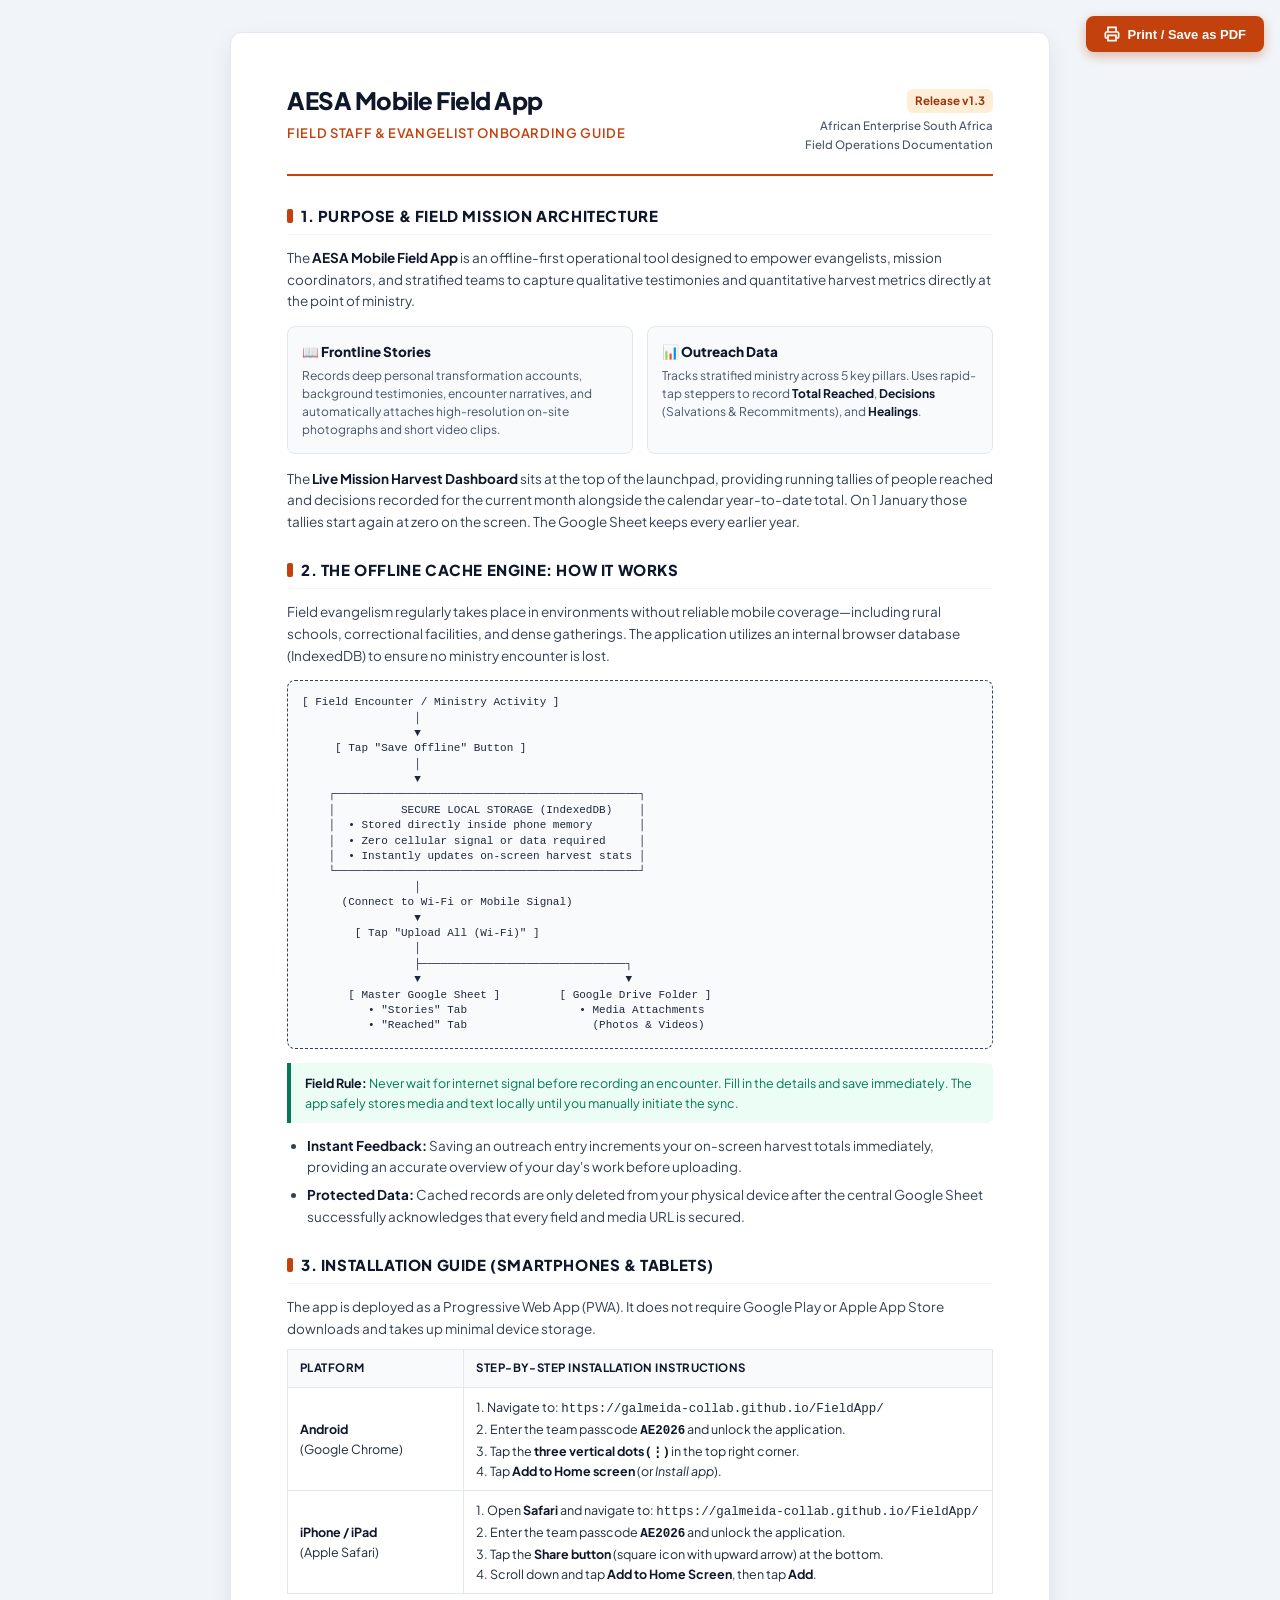
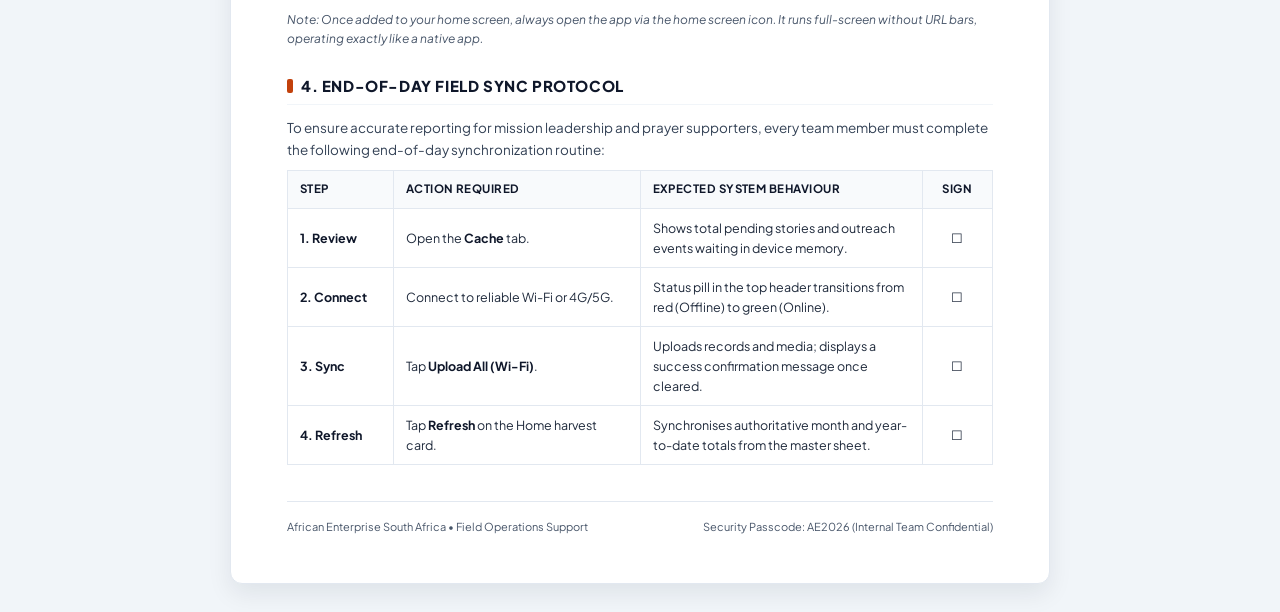
<file: Onboarding.html>
<!DOCTYPE html>
<html lang="en-GB">
<head>
  <meta charset="UTF-8">
  <title>AESA Mobile Field App - Onboarding Guide</title>
  <link href="https://fonts.googleapis.com/css2?family=Plus+Jakarta+Sans:wght@400;500;600;700;800&display=swap" rel="stylesheet">
  <style>
    :root {
      --primary: #c2410c;       /* AE Warm Terracotta */
      --primary-dark: #9a3412;
      --primary-light: #ffedd5;
      --slate-900: #0f172a;
      --slate-800: #1e293b;
      --slate-700: #334155;
      --slate-600: #475569;
      --slate-100: #f1f5f9;
      --slate-50: #f8fafc;
      --emerald-700: #047857;
      --emerald-50: #ecfdf5;
      --border: #e2e8f0;
    }

    * {
      box-sizing: border-box;
      margin: 0;
      padding: 0;
    }

    body {
      font-family: 'Plus Jakarta Sans', -apple-system, BlinkMacSystemFont, 'Segoe UI', Roboto, sans-serif;
      color: var(--slate-800);
      background-color: var(--slate-100);
      line-height: 1.6;
      font-size: 13.5px;
      -webkit-font-smoothing: antialiased;
    }

    /* Floating Print Button for Browser View */
    .no-print-bar {
      position: fixed;
      top: 16px;
      right: 16px;
      z-index: 1000;
    }

    .btn-print {
      background-color: var(--primary);
      color: #fff;
      font-weight: 700;
      font-size: 13px;
      padding: 10px 18px;
      border-radius: 8px;
      border: none;
      cursor: pointer;
      box-shadow: 0 4px 12px rgba(194, 65, 12, 0.35);
      display: flex;
      align-items: center;
      gap: 8px;
      transition: background-color 0.2s ease;
    }

    .btn-print:hover {
      background-color: var(--primary-dark);
    }

    /* Document Sheet Wrapper (A4 Proportions) */
    .document-container {
      max-width: 820px;
      margin: 32px auto;
      background: #ffffff;
      padding: 48px 56px;
      border-radius: 12px;
      box-shadow: 0 10px 25px rgba(15, 23, 42, 0.08);
      border: 1px solid var(--border);
    }

    /* Document Header */
    header {
      border-bottom: 2px solid var(--primary);
      padding-bottom: 20px;
      margin-bottom: 28px;
      display: flex;
      justify-content: space-between;
      align-items: flex-end;
    }

    .header-left h1 {
      font-size: 24px;
      font-weight: 800;
      color: var(--slate-900);
      letter-spacing: -0.02em;
    }

    .header-left p {
      font-size: 13px;
      font-weight: 600;
      color: var(--primary);
      text-transform: uppercase;
      letter-spacing: 0.05em;
      margin-top: 4px;
    }

    .header-meta {
      text-align: right;
      font-size: 11.5px;
      color: var(--slate-600);
      font-weight: 500;
    }

    .badge-version {
      display: inline-block;
      background-color: var(--primary-light);
      color: var(--primary-dark);
      font-weight: 700;
      padding: 3px 8px;
      border-radius: 6px;
      margin-bottom: 4px;
    }

    /* Sections */
    section {
      margin-bottom: 26px;
    }

    h2 {
      font-size: 15px;
      font-weight: 800;
      color: var(--slate-900);
      text-transform: uppercase;
      letter-spacing: 0.04em;
      border-bottom: 1.5px solid var(--slate-100);
      padding-bottom: 6px;
      margin-bottom: 12px;
      display: flex;
      align-items: center;
      gap: 8px;
    }

    h2::before {
      content: "";
      display: inline-block;
      width: 6px;
      height: 14px;
      background-color: var(--primary);
      border-radius: 2px;
    }

    p {
      margin-bottom: 10px;
      color: var(--slate-700);
    }

    ul, ol {
      margin-left: 20px;
      margin-bottom: 12px;
    }

    li {
      margin-bottom: 6px;
      color: var(--slate-700);
    }

    strong {
      color: var(--slate-900);
      font-weight: 700;
    }

    /* Module Highlights Box */
    .grid-cards {
      display: grid;
      grid-template-columns: 1fr 1fr;
      gap: 14px;
      margin: 14px 0;
    }

    .module-card {
      background-color: var(--slate-50);
      border: 1px solid var(--border);
      border-radius: 8px;
      padding: 14px;
    }

    .module-card h3 {
      font-size: 13.5px;
      font-weight: 800;
      color: var(--slate-900);
      margin-bottom: 4px;
    }

    .module-card p {
      font-size: 12px;
      color: var(--slate-600);
      margin-bottom: 0;
      line-height: 1.5;
    }

    /* Cache Architecture Diagram Box */
    .diagram-box {
      background-color: var(--slate-50);
      border: 1px dashed var(--slate-700);
      border-radius: 8px;
      padding: 14px;
      margin: 14px 0;
      font-family: ui-monospace, SFMono-Regular, Menlo, Monaco, Consolas, monospace;
      font-size: 11px;
      color: var(--slate-800);
      line-height: 1.4;
      white-space: pre;
      overflow-x: auto;
    }

    /* Callout Note */
    .callout {
      background-color: var(--emerald-50);
      border-left: 4px solid var(--emerald-700);
      padding: 10px 14px;
      border-radius: 0 6px 6px 0;
      font-size: 12.5px;
      color: var(--emerald-700);
      margin: 12px 0;
    }

    /* Tables */
    table {
      width: 100%;
      border-collapse: collapse;
      margin-top: 10px;
      font-size: 12.5px;
    }

    th, td {
      border: 1px solid var(--border);
      padding: 9px 12px;
      text-align: left;
    }

    th {
      background-color: var(--slate-50);
      font-weight: 700;
      color: var(--slate-900);
      font-size: 11.5px;
      text-transform: uppercase;
      letter-spacing: 0.04em;
    }

    /* Print Specific Styles */
    @media print {
      body {
        background-color: #ffffff;
        font-size: 11.5pt;
      }

      .no-print-bar {
        display: none !important;
      }

      .document-container {
        margin: 0;
        padding: 0;
        max-width: 100%;
        box-shadow: none;
        border: none;
      }

      header {
        margin-bottom: 20px;
      }

      .page-break {
        page-break-before: always;
      }

      @page {
        size: A4 portrait;
        margin: 18mm 18mm 18mm 18mm;
      }
    }
  </style>
</head>
<body>

  <!-- Floating Print Button -->
  <div class="no-print-bar">
    <button class="btn-print" onclick="window.print()">
      <svg width="16" height="16" viewBox="0 0 24 24" fill="none" stroke="currentColor" stroke-width="2.5"><path d="M6 9V2h12v7M6 18H4a2 2 0 01-2-2v-5a2 2 0 012-2h16a2 2 0 012 2v5a2 2 0 01-2 2h-2"/><path d="M6 14h12v8H6z"/></svg>
      Print / Save as PDF
    </button>
  </div>

  <div class="document-container">

    <!-- Document Header -->
    <header>
      <div class="header-left">
        <h1>AESA Mobile Field App</h1>
        <p>Field Staff & Evangelist Onboarding Guide</p>
      </div>
      <div class="header-meta">
        <span class="badge-version">Release v1.3</span>
        <div>African Enterprise South Africa</div>
        <div>Field Operations Documentation</div>
      </div>
    </header>

    <!-- Section 1 -->
    <section>
      <h2>1. Purpose & Field Mission Architecture</h2>
      <p>
        The <strong>AESA Mobile Field App</strong> is an offline-first operational tool designed to empower evangelists, mission coordinators, and stratified teams to capture qualitative testimonies and quantitative harvest metrics directly at the point of ministry.
      </p>
      
      <div class="grid-cards">
        <div class="module-card">
          <h3>📖 Frontline Stories</h3>
          <p>
            Records deep personal transformation accounts, background testimonies, encounter narratives, and automatically attaches high-resolution on-site photographs and short video clips.
          </p>
        </div>
        <div class="module-card">
          <h3>📊 Outreach Data</h3>
          <p>
            Tracks stratified ministry across 5 key pillars. Uses rapid-tap steppers to record <strong>Total Reached</strong>, <strong>Decisions</strong> (Salvations & Recommitments), and <strong>Healings</strong>.
          </p>
        </div>
      </div>

      <p>
        The <strong>Live Mission Harvest Dashboard</strong> sits at the top of the launchpad, providing running tallies of people reached and decisions recorded for the current month alongside the calendar year-to-date total. On 1 January those tallies start again at zero on the screen. The Google Sheet keeps every earlier year.
      </p>
    </section>

    <!-- Section 2 -->
    <section>
      <h2>2. The Offline Cache Engine: How It Works</h2>
      <p>
        Field evangelism regularly takes place in environments without reliable mobile coverage—including rural schools, correctional facilities, and dense gatherings. The application utilizes an internal browser database (IndexedDB) to ensure no ministry encounter is lost.
      </p>

      <div class="diagram-box">[ Field Encounter / Ministry Activity ]
                 │
                 ▼
     [ Tap "Save Offline" Button ]
                 │
                 ▼
    ┌──────────────────────────────────────────────┐
    │          SECURE LOCAL STORAGE (IndexedDB)    │
    │  • Stored directly inside phone memory       │
    │  • Zero cellular signal or data required     │
    │  • Instantly updates on-screen harvest stats │
    └──────────────────────────────────────────────┘
                 │
      (Connect to Wi-Fi or Mobile Signal)
                 ▼
        [ Tap "Upload All (Wi-Fi)" ]
                 │
                 ├───────────────────────────────┐
                 ▼                               ▼
       [ Master Google Sheet ]         [ Google Drive Folder ]
          • "Stories" Tab                 • Media Attachments
          • "Reached" Tab                   (Photos & Videos)</div>

      <div class="callout">
        <strong>Field Rule:</strong> Never wait for internet signal before recording an encounter. Fill in the details and save immediately. The app safely stores media and text locally until you manually initiate the sync.
      </div>

      <ul>
        <li><strong>Instant Feedback:</strong> Saving an outreach entry increments your on-screen harvest totals immediately, providing an accurate overview of your day's work before uploading.</li>
        <li><strong>Protected Data:</strong> Cached records are only deleted from your physical device after the central Google Sheet successfully acknowledges that every field and media URL is secured.</li>
      </ul>
    </section>

    <!-- Section 3 -->
    <section class="page-break">
      <h2>3. Installation Guide (Smartphones & Tablets)</h2>
      <p>
        The app is deployed as a Progressive Web App (PWA). It does not require Google Play or Apple App Store downloads and takes up minimal device storage.
      </p>

      <table style="margin-bottom: 16px;">
        <thead>
          <tr>
            <th style="width: 25%;">Platform</th>
            <th>Step-by-Step Installation Instructions</th>
          </tr>
        </thead>
        <tbody>
          <tr>
            <td><strong>Android</strong><br>(Google Chrome)</td>
            <td>
              1. Navigate to: <code>https://galmeida-collab.github.io/FieldApp/</code><br>
              2. Enter the team passcode <strong><code>AE2026</code></strong> and unlock the application.<br>
              3. Tap the <strong>three vertical dots (⋮)</strong> in the top right corner.<br>
              4. Tap <strong>Add to Home screen</strong> (or <em>Install app</em>).
            </td>
          </tr>
          <tr>
            <td><strong>iPhone / iPad</strong><br>(Apple Safari)</td>
            <td>
              1. Open <strong>Safari</strong> and navigate to: <code>https://galmeida-collab.github.io/FieldApp/</code><br>
              2. Enter the team passcode <strong><code>AE2026</code></strong> and unlock the application.<br>
              3. Tap the <strong>Share button</strong> (square icon with upward arrow) at the bottom.<br>
              4. Scroll down and tap <strong>Add to Home Screen</strong>, then tap <strong>Add</strong>.
            </td>
          </tr>
        </tbody>
      </table>

      <p style="font-size: 12px; color: var(--slate-600);">
        <em>Note: Once added to your home screen, always open the app via the home screen icon. It runs full-screen without URL bars, operating exactly like a native app.</em>
      </p>
    </section>

    <!-- Section 4 -->
    <section>
      <h2>4. End-of-Day Field Sync Protocol</h2>
      <p>
        To ensure accurate reporting for mission leadership and prayer supporters, every team member must complete the following end-of-day synchronization routine:
      </p>

      <table>
        <thead>
          <tr>
            <th style="width: 15%;">Step</th>
            <th style="width: 35%;">Action Required</th>
            <th>Expected System Behaviour</th>
            <th style="width: 10%; text-align: center;">Sign</th>
          </tr>
        </thead>
        <tbody>
          <tr>
            <td><strong>1. Review</strong></td>
            <td>Open the <strong>Cache</strong> tab.</td>
            <td>Shows total pending stories and outreach events waiting in device memory.</td>
            <td style="text-align: center;">☐</td>
          </tr>
          <tr>
            <td><strong>2. Connect</strong></td>
            <td>Connect to reliable Wi-Fi or 4G/5G.</td>
            <td>Status pill in the top header transitions from red (Offline) to green (Online).</td>
            <td style="text-align: center;">☐</td>
          </tr>
          <tr>
            <td><strong>3. Sync</strong></td>
            <td>Tap <strong>Upload All (Wi-Fi)</strong>.</td>
            <td>Uploads records and media; displays a success confirmation message once cleared.</td>
            <td style="text-align: center;">☐</td>
          </tr>
          <tr>
            <td><strong>4. Refresh</strong></td>
            <td>Tap <strong>Refresh</strong> on the Home harvest card.</td>
            <td>Synchronises authoritative month and year-to-date totals from the master sheet.</td>
            <td style="text-align: center;">☐</td>
          </tr>
        </tbody>
      </table>
    </section>

    <!-- Footer Meta -->
    <footer style="margin-top: 36px; padding-top: 16px; border-top: 1px solid var(--border); display: flex; justify-content: space-between; font-size: 11px; color: var(--slate-600);">
      <span>African Enterprise South Africa • Field Operations Support</span>
      <span>Security Passcode: AE2026 (Internal Team Confidential)</span>
    </footer>

  </div>

</body>
</html>
</file>
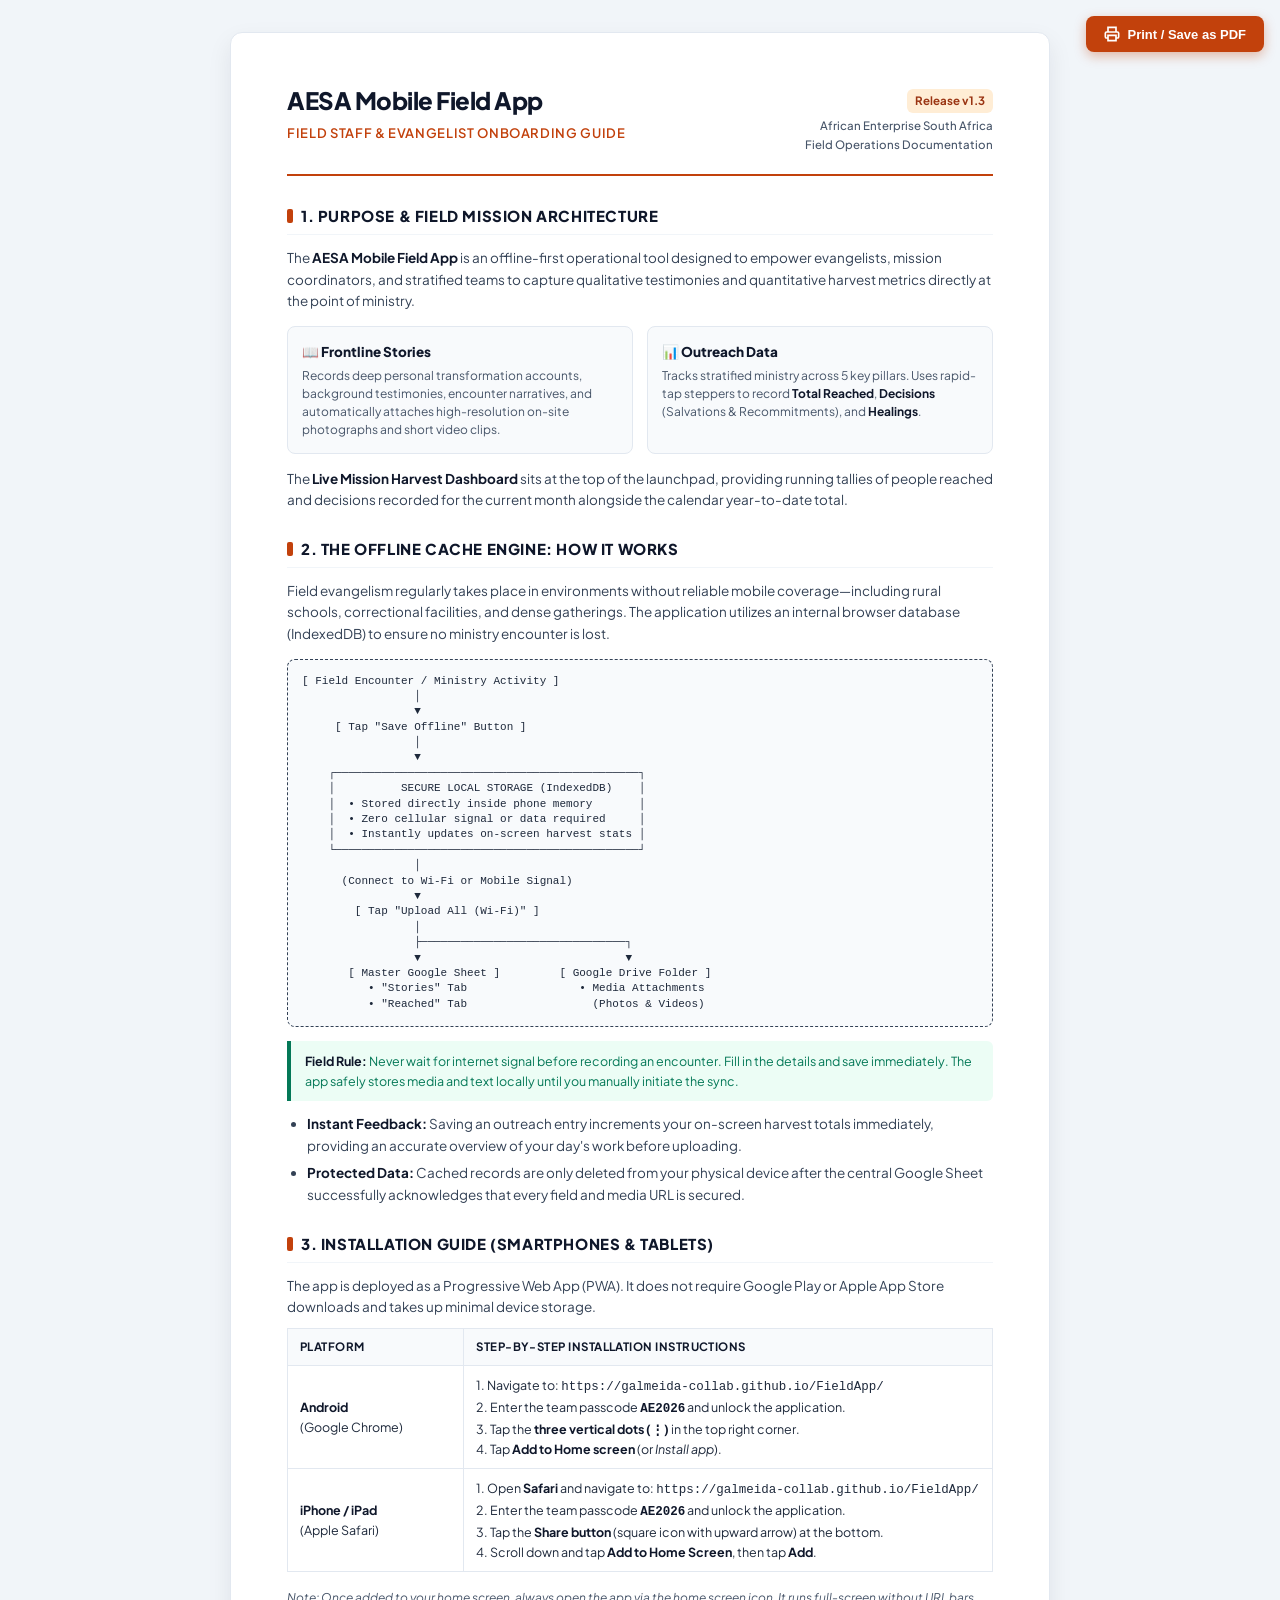
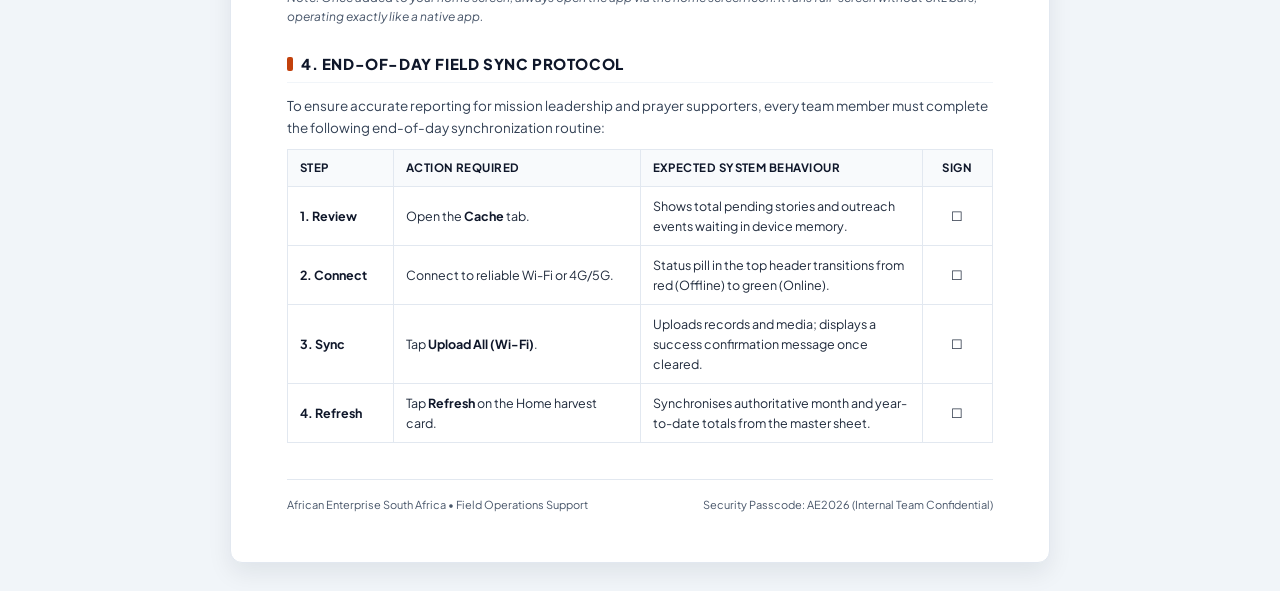
<file: Version1.3/Onboarding.html>
<!DOCTYPE html>
<html lang="en-GB">
<head>
  <meta charset="UTF-8">
  <title>AESA Mobile Field App - Onboarding Guide</title>
  <link href="https://fonts.googleapis.com/css2?family=Plus+Jakarta+Sans:wght@400;500;600;700;800&display=swap" rel="stylesheet">
  <style>
    :root {
      --primary: #c2410c;       /* AE Warm Terracotta */
      --primary-dark: #9a3412;
      --primary-light: #ffedd5;
      --slate-900: #0f172a;
      --slate-800: #1e293b;
      --slate-700: #334155;
      --slate-600: #475569;
      --slate-100: #f1f5f9;
      --slate-50: #f8fafc;
      --emerald-700: #047857;
      --emerald-50: #ecfdf5;
      --border: #e2e8f0;
    }

    * {
      box-sizing: border-box;
      margin: 0;
      padding: 0;
    }

    body {
      font-family: 'Plus Jakarta Sans', -apple-system, BlinkMacSystemFont, 'Segoe UI', Roboto, sans-serif;
      color: var(--slate-800);
      background-color: var(--slate-100);
      line-height: 1.6;
      font-size: 13.5px;
      -webkit-font-smoothing: antialiased;
    }

    /* Floating Print Button for Browser View */
    .no-print-bar {
      position: fixed;
      top: 16px;
      right: 16px;
      z-index: 1000;
    }

    .btn-print {
      background-color: var(--primary);
      color: #fff;
      font-weight: 700;
      font-size: 13px;
      padding: 10px 18px;
      border-radius: 8px;
      border: none;
      cursor: pointer;
      box-shadow: 0 4px 12px rgba(194, 65, 12, 0.35);
      display: flex;
      align-items: center;
      gap: 8px;
      transition: background-color 0.2s ease;
    }

    .btn-print:hover {
      background-color: var(--primary-dark);
    }

    /* Document Sheet Wrapper (A4 Proportions) */
    .document-container {
      max-width: 820px;
      margin: 32px auto;
      background: #ffffff;
      padding: 48px 56px;
      border-radius: 12px;
      box-shadow: 0 10px 25px rgba(15, 23, 42, 0.08);
      border: 1px solid var(--border);
    }

    /* Document Header */
    header {
      border-bottom: 2px solid var(--primary);
      padding-bottom: 20px;
      margin-bottom: 28px;
      display: flex;
      justify-content: space-between;
      align-items: flex-end;
    }

    .header-left h1 {
      font-size: 24px;
      font-weight: 800;
      color: var(--slate-900);
      letter-spacing: -0.02em;
    }

    .header-left p {
      font-size: 13px;
      font-weight: 600;
      color: var(--primary);
      text-transform: uppercase;
      letter-spacing: 0.05em;
      margin-top: 4px;
    }

    .header-meta {
      text-align: right;
      font-size: 11.5px;
      color: var(--slate-600);
      font-weight: 500;
    }

    .badge-version {
      display: inline-block;
      background-color: var(--primary-light);
      color: var(--primary-dark);
      font-weight: 700;
      padding: 3px 8px;
      border-radius: 6px;
      margin-bottom: 4px;
    }

    /* Sections */
    section {
      margin-bottom: 26px;
    }

    h2 {
      font-size: 15px;
      font-weight: 800;
      color: var(--slate-900);
      text-transform: uppercase;
      letter-spacing: 0.04em;
      border-bottom: 1.5px solid var(--slate-100);
      padding-bottom: 6px;
      margin-bottom: 12px;
      display: flex;
      align-items: center;
      gap: 8px;
    }

    h2::before {
      content: "";
      display: inline-block;
      width: 6px;
      height: 14px;
      background-color: var(--primary);
      border-radius: 2px;
    }

    p {
      margin-bottom: 10px;
      color: var(--slate-700);
    }

    ul, ol {
      margin-left: 20px;
      margin-bottom: 12px;
    }

    li {
      margin-bottom: 6px;
      color: var(--slate-700);
    }

    strong {
      color: var(--slate-900);
      font-weight: 700;
    }

    /* Module Highlights Box */
    .grid-cards {
      display: grid;
      grid-template-columns: 1fr 1fr;
      gap: 14px;
      margin: 14px 0;
    }

    .module-card {
      background-color: var(--slate-50);
      border: 1px solid var(--border);
      border-radius: 8px;
      padding: 14px;
    }

    .module-card h3 {
      font-size: 13.5px;
      font-weight: 800;
      color: var(--slate-900);
      margin-bottom: 4px;
    }

    .module-card p {
      font-size: 12px;
      color: var(--slate-600);
      margin-bottom: 0;
      line-height: 1.5;
    }

    /* Cache Architecture Diagram Box */
    .diagram-box {
      background-color: var(--slate-50);
      border: 1px dashed var(--slate-700);
      border-radius: 8px;
      padding: 14px;
      margin: 14px 0;
      font-family: ui-monospace, SFMono-Regular, Menlo, Monaco, Consolas, monospace;
      font-size: 11px;
      color: var(--slate-800);
      line-height: 1.4;
      white-space: pre;
      overflow-x: auto;
    }

    /* Callout Note */
    .callout {
      background-color: var(--emerald-50);
      border-left: 4px solid var(--emerald-700);
      padding: 10px 14px;
      border-radius: 0 6px 6px 0;
      font-size: 12.5px;
      color: var(--emerald-700);
      margin: 12px 0;
    }

    /* Tables */
    table {
      width: 100%;
      border-collapse: collapse;
      margin-top: 10px;
      font-size: 12.5px;
    }

    th, td {
      border: 1px solid var(--border);
      padding: 9px 12px;
      text-align: left;
    }

    th {
      background-color: var(--slate-50);
      font-weight: 700;
      color: var(--slate-900);
      font-size: 11.5px;
      text-transform: uppercase;
      letter-spacing: 0.04em;
    }

    /* Print Specific Styles */
    @media print {
      body {
        background-color: #ffffff;
        font-size: 11.5pt;
      }

      .no-print-bar {
        display: none !important;
      }

      .document-container {
        margin: 0;
        padding: 0;
        max-width: 100%;
        box-shadow: none;
        border: none;
      }

      header {
        margin-bottom: 20px;
      }

      .page-break {
        page-break-before: always;
      }

      @page {
        size: A4 portrait;
        margin: 18mm 18mm 18mm 18mm;
      }
    }
  </style>
</head>
<body>

  <!-- Floating Print Button -->
  <div class="no-print-bar">
    <button class="btn-print" onclick="window.print()">
      <svg width="16" height="16" viewBox="0 0 24 24" fill="none" stroke="currentColor" stroke-width="2.5"><path d="M6 9V2h12v7M6 18H4a2 2 0 01-2-2v-5a2 2 0 012-2h16a2 2 0 012 2v5a2 2 0 01-2 2h-2"/><path d="M6 14h12v8H6z"/></svg>
      Print / Save as PDF
    </button>
  </div>

  <div class="document-container">

    <!-- Document Header -->
    <header>
      <div class="header-left">
        <h1>AESA Mobile Field App</h1>
        <p>Field Staff & Evangelist Onboarding Guide</p>
      </div>
      <div class="header-meta">
        <span class="badge-version">Release v1.3</span>
        <div>African Enterprise South Africa</div>
        <div>Field Operations Documentation</div>
      </div>
    </header>

    <!-- Section 1 -->
    <section>
      <h2>1. Purpose & Field Mission Architecture</h2>
      <p>
        The <strong>AESA Mobile Field App</strong> is an offline-first operational tool designed to empower evangelists, mission coordinators, and stratified teams to capture qualitative testimonies and quantitative harvest metrics directly at the point of ministry.
      </p>
      
      <div class="grid-cards">
        <div class="module-card">
          <h3>📖 Frontline Stories</h3>
          <p>
            Records deep personal transformation accounts, background testimonies, encounter narratives, and automatically attaches high-resolution on-site photographs and short video clips.
          </p>
        </div>
        <div class="module-card">
          <h3>📊 Outreach Data</h3>
          <p>
            Tracks stratified ministry across 5 key pillars. Uses rapid-tap steppers to record <strong>Total Reached</strong>, <strong>Decisions</strong> (Salvations & Recommitments), and <strong>Healings</strong>.
          </p>
        </div>
      </div>

      <p>
        The <strong>Live Mission Harvest Dashboard</strong> sits at the top of the launchpad, providing running tallies of people reached and decisions recorded for the current month alongside the calendar year-to-date total.
      </p>
    </section>

    <!-- Section 2 -->
    <section>
      <h2>2. The Offline Cache Engine: How It Works</h2>
      <p>
        Field evangelism regularly takes place in environments without reliable mobile coverage—including rural schools, correctional facilities, and dense gatherings. The application utilizes an internal browser database (IndexedDB) to ensure no ministry encounter is lost.
      </p>

      <div class="diagram-box">[ Field Encounter / Ministry Activity ]
                 │
                 ▼
     [ Tap "Save Offline" Button ]
                 │
                 ▼
    ┌──────────────────────────────────────────────┐
    │          SECURE LOCAL STORAGE (IndexedDB)    │
    │  • Stored directly inside phone memory       │
    │  • Zero cellular signal or data required     │
    │  • Instantly updates on-screen harvest stats │
    └──────────────────────────────────────────────┘
                 │
      (Connect to Wi-Fi or Mobile Signal)
                 ▼
        [ Tap "Upload All (Wi-Fi)" ]
                 │
                 ├───────────────────────────────┐
                 ▼                               ▼
       [ Master Google Sheet ]         [ Google Drive Folder ]
          • "Stories" Tab                 • Media Attachments
          • "Reached" Tab                   (Photos & Videos)</div>

      <div class="callout">
        <strong>Field Rule:</strong> Never wait for internet signal before recording an encounter. Fill in the details and save immediately. The app safely stores media and text locally until you manually initiate the sync.
      </div>

      <ul>
        <li><strong>Instant Feedback:</strong> Saving an outreach entry increments your on-screen harvest totals immediately, providing an accurate overview of your day's work before uploading.</li>
        <li><strong>Protected Data:</strong> Cached records are only deleted from your physical device after the central Google Sheet successfully acknowledges that every field and media URL is secured.</li>
      </ul>
    </section>

    <!-- Section 3 -->
    <section class="page-break">
      <h2>3. Installation Guide (Smartphones & Tablets)</h2>
      <p>
        The app is deployed as a Progressive Web App (PWA). It does not require Google Play or Apple App Store downloads and takes up minimal device storage.
      </p>

      <table style="margin-bottom: 16px;">
        <thead>
          <tr>
            <th style="width: 25%;">Platform</th>
            <th>Step-by-Step Installation Instructions</th>
          </tr>
        </thead>
        <tbody>
          <tr>
            <td><strong>Android</strong><br>(Google Chrome)</td>
            <td>
              1. Navigate to: <code>https://galmeida-collab.github.io/FieldApp/</code><br>
              2. Enter the team passcode <strong><code>AE2026</code></strong> and unlock the application.<br>
              3. Tap the <strong>three vertical dots (⋮)</strong> in the top right corner.<br>
              4. Tap <strong>Add to Home screen</strong> (or <em>Install app</em>).
            </td>
          </tr>
          <tr>
            <td><strong>iPhone / iPad</strong><br>(Apple Safari)</td>
            <td>
              1. Open <strong>Safari</strong> and navigate to: <code>https://galmeida-collab.github.io/FieldApp/</code><br>
              2. Enter the team passcode <strong><code>AE2026</code></strong> and unlock the application.<br>
              3. Tap the <strong>Share button</strong> (square icon with upward arrow) at the bottom.<br>
              4. Scroll down and tap <strong>Add to Home Screen</strong>, then tap <strong>Add</strong>.
            </td>
          </tr>
        </tbody>
      </table>

      <p style="font-size: 12px; color: var(--slate-600);">
        <em>Note: Once added to your home screen, always open the app via the home screen icon. It runs full-screen without URL bars, operating exactly like a native app.</em>
      </p>
    </section>

    <!-- Section 4 -->
    <section>
      <h2>4. End-of-Day Field Sync Protocol</h2>
      <p>
        To ensure accurate reporting for mission leadership and prayer supporters, every team member must complete the following end-of-day synchronization routine:
      </p>

      <table>
        <thead>
          <tr>
            <th style="width: 15%;">Step</th>
            <th style="width: 35%;">Action Required</th>
            <th>Expected System Behaviour</th>
            <th style="width: 10%; text-align: center;">Sign</th>
          </tr>
        </thead>
        <tbody>
          <tr>
            <td><strong>1. Review</strong></td>
            <td>Open the <strong>Cache</strong> tab.</td>
            <td>Shows total pending stories and outreach events waiting in device memory.</td>
            <td style="text-align: center;">☐</td>
          </tr>
          <tr>
            <td><strong>2. Connect</strong></td>
            <td>Connect to reliable Wi-Fi or 4G/5G.</td>
            <td>Status pill in the top header transitions from red (Offline) to green (Online).</td>
            <td style="text-align: center;">☐</td>
          </tr>
          <tr>
            <td><strong>3. Sync</strong></td>
            <td>Tap <strong>Upload All (Wi-Fi)</strong>.</td>
            <td>Uploads records and media; displays a success confirmation message once cleared.</td>
            <td style="text-align: center;">☐</td>
          </tr>
          <tr>
            <td><strong>4. Refresh</strong></td>
            <td>Tap <strong>Refresh</strong> on the Home harvest card.</td>
            <td>Synchronises authoritative month and year-to-date totals from the master sheet.</td>
            <td style="text-align: center;">☐</td>
          </tr>
        </tbody>
      </table>
    </section>

    <!-- Footer Meta -->
    <footer style="margin-top: 36px; padding-top: 16px; border-top: 1px solid var(--border); display: flex; justify-content: space-between; font-size: 11px; color: var(--slate-600);">
      <span>African Enterprise South Africa • Field Operations Support</span>
      <span>Security Passcode: AE2026 (Internal Team Confidential)</span>
    </footer>

  </div>

</body>
</html>
</file>
